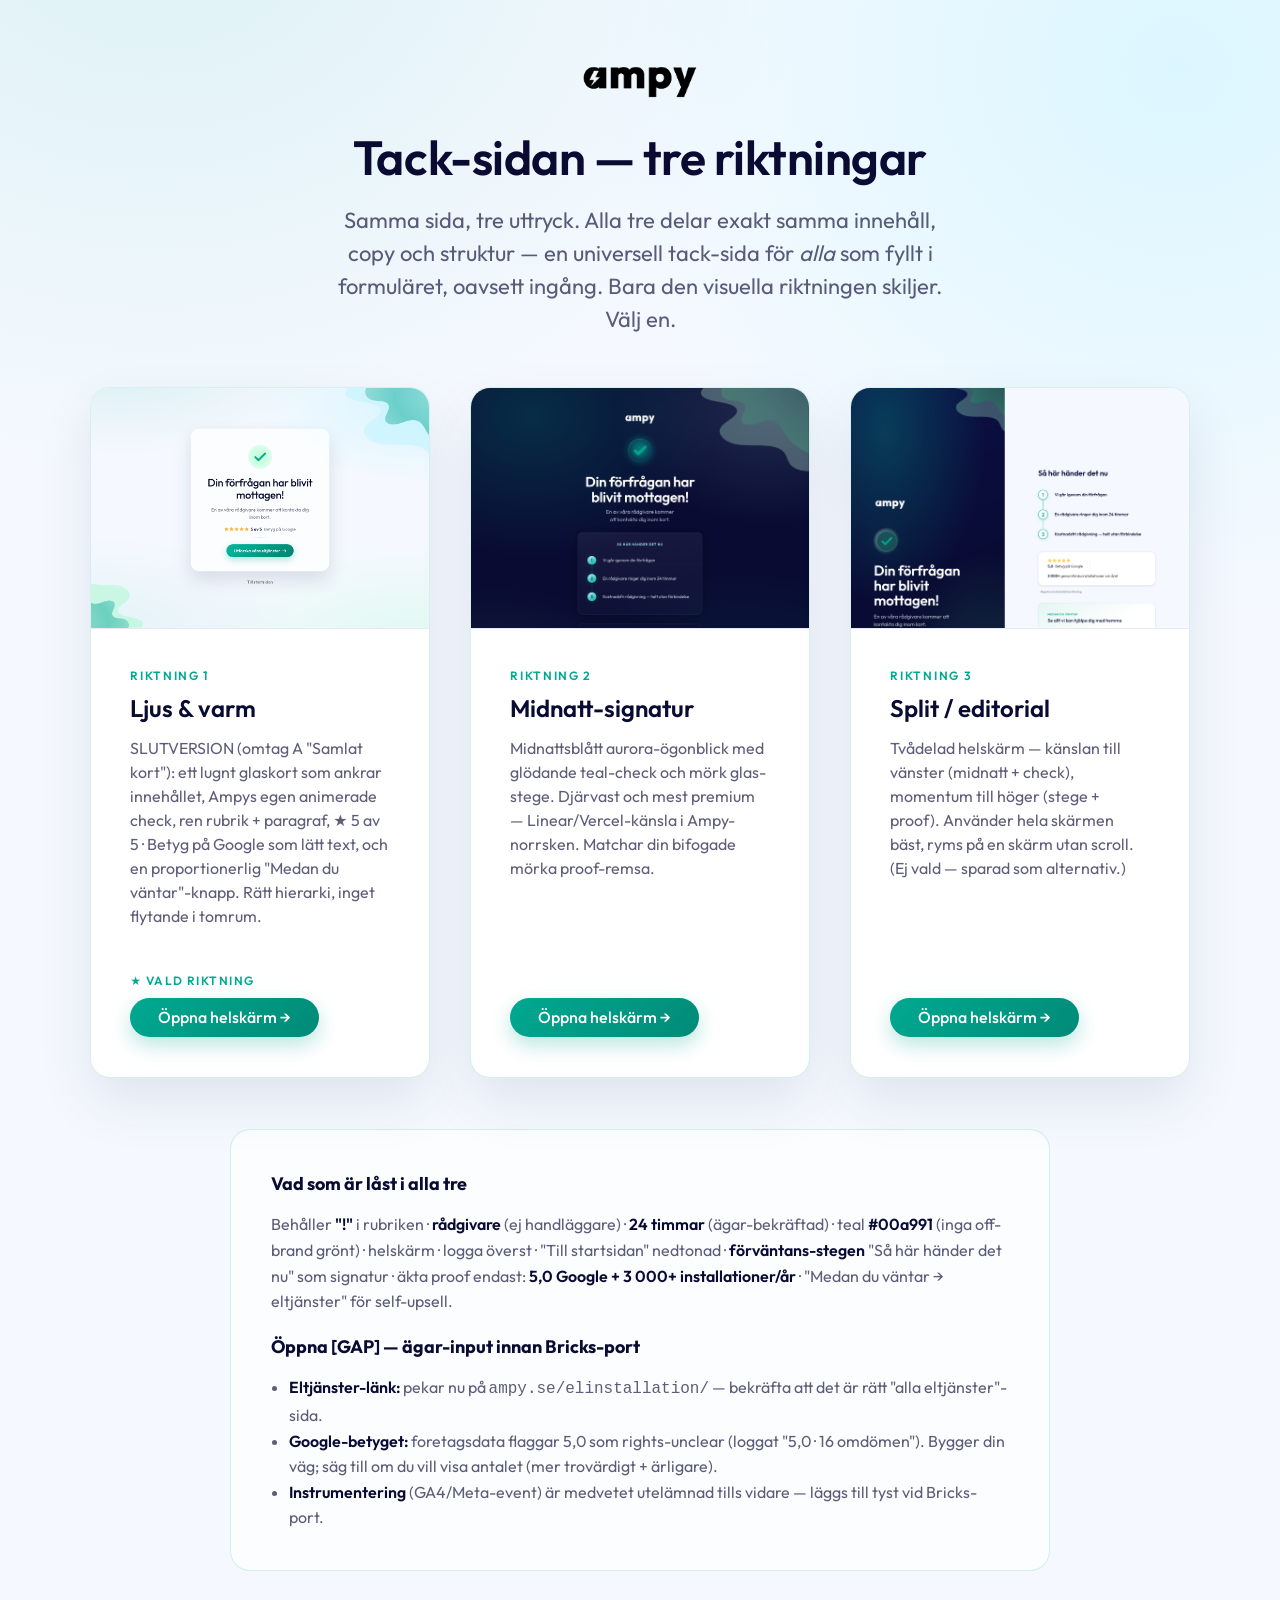
<file: index.html>
<!DOCTYPE html>
<html lang="sv">
<head>
  <meta charset="UTF-8">
  <meta name="viewport" content="width=device-width, initial-scale=1.0">
  <title>Tack-sida — tre riktningar | Ampy</title>
  <meta name="robots" content="noindex">
  <link rel="preconnect" href="https://fonts.googleapis.com">
  <link rel="preconnect" href="https://fonts.gstatic.com" crossorigin>
  <link href="https://fonts.googleapis.com/css2?family=Outfit:wght@400;500;600;700&display=swap" rel="stylesheet">
  <link rel="stylesheet" href="shared/tokens.css">
  <style>
    :root{ --shadow-primary: rgba(9,11,50,.10); --ink:#090b32; --ink-soft:rgba(9,11,50,.66); --teal:#00a991; }
    *,*::before,*::after{ box-sizing:border-box; }
    html{ font-size:62.5%; }
    body{
      margin:0; font-family:"Outfit",system-ui,sans-serif; color:var(--ink);
      background:
        radial-gradient(120% 80% at 12% -6%, rgba(0,169,145,.10) 0%, rgba(0,169,145,0) 44%),
        radial-gradient(110% 80% at 92% 4%, rgba(182,242,255,.40) 0%, rgba(182,242,255,0) 42%),
        var(--apsky-mist);
      min-height:100vh; -webkit-font-smoothing:antialiased;
    }
    .wrap{ max-width:118rem; margin:0 auto; padding:clamp(3.2rem,5vw,7rem) var(--apspace-l) 8rem; }
    header.top{ text-align:center; max-width:64rem; margin:0 auto clamp(3.2rem,4vw,5.6rem); }
    .logo{ height:3.6rem; width:auto; margin-bottom:var(--apspace-m); }
    h1{ margin:0 0 var(--apspace-s); font-size:var(--aptext-3xl); font-weight:600; letter-spacing:-.01em; line-height:1.1; }
    .lead{ margin:0; font-size:var(--aptext-ml); line-height:1.5; color:var(--ink-soft); }
    .grid{ display:grid; grid-template-columns:repeat(3,minmax(0,1fr)); gap:var(--apspace-l); }
    @media (max-width:900px){ .grid{ grid-template-columns:1fr; max-width:52rem; margin:0 auto; } }
    .card{
      background:var(--appure-white); border:1px solid rgba(0,169,145,.16);
      border-radius:var(--apradius-l); box-shadow:0 2.4rem 5.6rem rgba(9,11,50,.09);
      overflow:hidden; display:flex; flex-direction:column;
      transition:transform .2s ease, box-shadow .2s ease;
    }
    .card:hover{ transform:translateY(-4px); box-shadow:0 3.2rem 6.4rem rgba(9,11,50,.14); }
    .card__shot{ display:block; width:100%; border-bottom:1px solid rgba(9,11,50,.06); background:var(--apsky-mist); }
    .card__shot img{ display:block; width:100%; height:24rem; object-fit:cover; object-position:top center; }
    .card__body{ padding:var(--apspace-l); display:flex; flex-direction:column; gap:var(--apspace-2xs); flex:1; }
    .card__eyebrow{ font-size:var(--aptext-xs); font-weight:600; text-transform:uppercase; letter-spacing:.14em; color:var(--teal); }
    .card__name{ margin:0; font-size:var(--aptext-l); font-weight:600; }
    .card__desc{ margin:.4rem 0 var(--apspace-m); font-size:var(--aptext-sm); line-height:1.5; color:var(--ink-soft); flex:1; }
    .card__links{ display:flex; gap:var(--apspace-xs); flex-wrap:wrap; }
    .btn{
      display:inline-flex; align-items:center; gap:.6rem; text-decoration:none; font-weight:500;
      font-size:var(--aptext-sm); padding:var(--apspace-2xs) var(--apspace-m);
      border-radius:var(--apradius-full); transition:transform .15s ease, box-shadow .15s ease, background .15s ease;
    }
    .btn--primary{ color:#fff; background:linear-gradient(135deg,#00a991,#018a77); box-shadow:0 .8rem 2rem rgba(0,169,145,.28); }
    .btn--primary:hover{ transform:translateY(-1px); box-shadow:0 1.2rem 2.6rem rgba(0,169,145,.36); }
    .btn--ghost{ color:var(--ink-soft); border:1px solid rgba(9,11,50,.16); }
    .btn--ghost:hover{ color:var(--teal); border-color:rgba(0,169,145,.4); background:rgba(0,169,145,.06); }
    a:focus-visible{ outline:3px solid var(--teal); outline-offset:3px; }
    .note{
      margin:clamp(3.2rem,4vw,5.6rem) auto 0; max-width:82rem; text-align:left;
      background:rgba(255,255,255,.6); border:1px solid rgba(0,169,145,.16); border-radius:var(--apradius-l);
      padding:var(--apspace-l); font-size:var(--aptext-sm); line-height:1.6; color:var(--ink-soft);
    }
    .note strong{ color:var(--ink); font-weight:600; }
    .note h2{ margin:0 0 var(--apspace-xs); font-size:var(--aptext-m); color:var(--ink); }
    .note ul{ margin:var(--apspace-2xs) 0 0; padding-left:1.8rem; }
    .rec{ display:inline-block; margin-top:.6rem; font-size:var(--aptext-xs); font-weight:600; color:var(--teal); text-transform:uppercase; letter-spacing:.12em; }
  </style>
</head>
<body>
  <div class="wrap">
    <header class="top">
      <img class="logo" src="shared/assets/Ampy-logo.png" alt="Ampy">
      <h1>Tack-sidan — tre riktningar</h1>
      <p class="lead">Samma sida, tre uttryck. Alla tre delar exakt samma innehåll, copy och struktur — en universell tack-sida för <em>alla</em> som fyllt i formuläret, oavsett ingång. Bara den visuella riktningen skiljer. Välj en.</p>
    </header>

    <div class="grid">
      <article class="card">
        <a class="card__shot" href="v1/index.html"><img src="docs/previews/v1-desktop.png" alt="Förhandsvisning av riktning 1 — Ljus & varm"></a>
        <div class="card__body">
          <span class="card__eyebrow">Riktning 1</span>
          <h2 class="card__name">Ljus &amp; varm</h2>
          <p class="card__desc">SLUTVERSION (omtag A "Samlat kort"): ett lugnt glaskort som ankrar innehållet, Ampys egen animerade check, ren rubrik + paragraf, ★ 5 av 5 · Betyg på Google som lätt text, och en proportionerlig "Medan du väntar"-knapp. Rätt hierarki, inget flytande i tomrum.</p>
          <span class="rec">★ Vald riktning</span>
          <div class="card__links">
            <a class="btn btn--primary" href="v1/index.html">Öppna helskärm →</a>
          </div>
        </div>
      </article>

      <article class="card">
        <a class="card__shot" href="v2/index.html"><img src="docs/previews/v2-desktop.png" alt="Förhandsvisning av riktning 2 — Midnatt-signatur"></a>
        <div class="card__body">
          <span class="card__eyebrow">Riktning 2</span>
          <h2 class="card__name">Midnatt-signatur</h2>
          <p class="card__desc">Midnattsblått aurora-ögonblick med glödande teal-check och mörk glas-stege. Djärvast och mest premium — Linear/Vercel-känsla i Ampy-norrsken. Matchar din bifogade mörka proof-remsa.</p>
          <div class="card__links">
            <a class="btn btn--primary" href="v2/index.html">Öppna helskärm →</a>
          </div>
        </div>
      </article>

      <article class="card">
        <a class="card__shot" href="v3/index.html"><img src="docs/previews/v3-desktop.png" alt="Förhandsvisning av riktning 3 — Split / editorial"></a>
        <div class="card__body">
          <span class="card__eyebrow">Riktning 3</span>
          <h2 class="card__name">Split / editorial</h2>
          <p class="card__desc">Tvådelad helskärm — känslan till vänster (midnatt + check), momentum till höger (stege + proof). Använder hela skärmen bäst, ryms på en skärm utan scroll. (Ej vald — sparad som alternativ.)</p>
          <div class="card__links">
            <a class="btn btn--primary" href="v3/index.html">Öppna helskärm →</a>
          </div>
        </div>
      </article>
    </div>

    <div class="note">
      <h2>Vad som är låst i alla tre</h2>
      Behåller <strong>"!"</strong> i rubriken · <strong>rådgivare</strong> (ej handläggare) · <strong>24 timmar</strong> (ägar-bekräftad) · teal <strong>#00a991</strong> (inga off-brand grönt) · helskärm · logga överst · "Till startsidan" nedtonad · <strong>förväntans-stegen</strong> "Så här händer det nu" som signatur · äkta proof endast: <strong>5,0 Google + 3 000+ installationer/år</strong> · "Medan du väntar → eltjänster" för self-upsell.
      <h2 style="margin-top:1.8rem">Öppna [GAP] — ägar-input innan Bricks-port</h2>
      <ul>
        <li><strong>Eltjänster-länk:</strong> pekar nu på <code>ampy.se/elinstallation/</code> — bekräfta att det är rätt "alla eltjänster"-sida.</li>
        <li><strong>Google-betyget:</strong> foretagsdata flaggar 5,0 som rights-unclear (loggat "5,0 · 16 omdömen"). Bygger din väg; säg till om du vill visa antalet (mer trovärdigt + ärligare).</li>
        <li><strong>Instrumentering</strong> (GA4/Meta-event) är medvetet utelämnad tills vidare — läggs till tyst vid Bricks-port.</li>
      </ul>
    </div>
  </div>
</body>
</html>
</file>
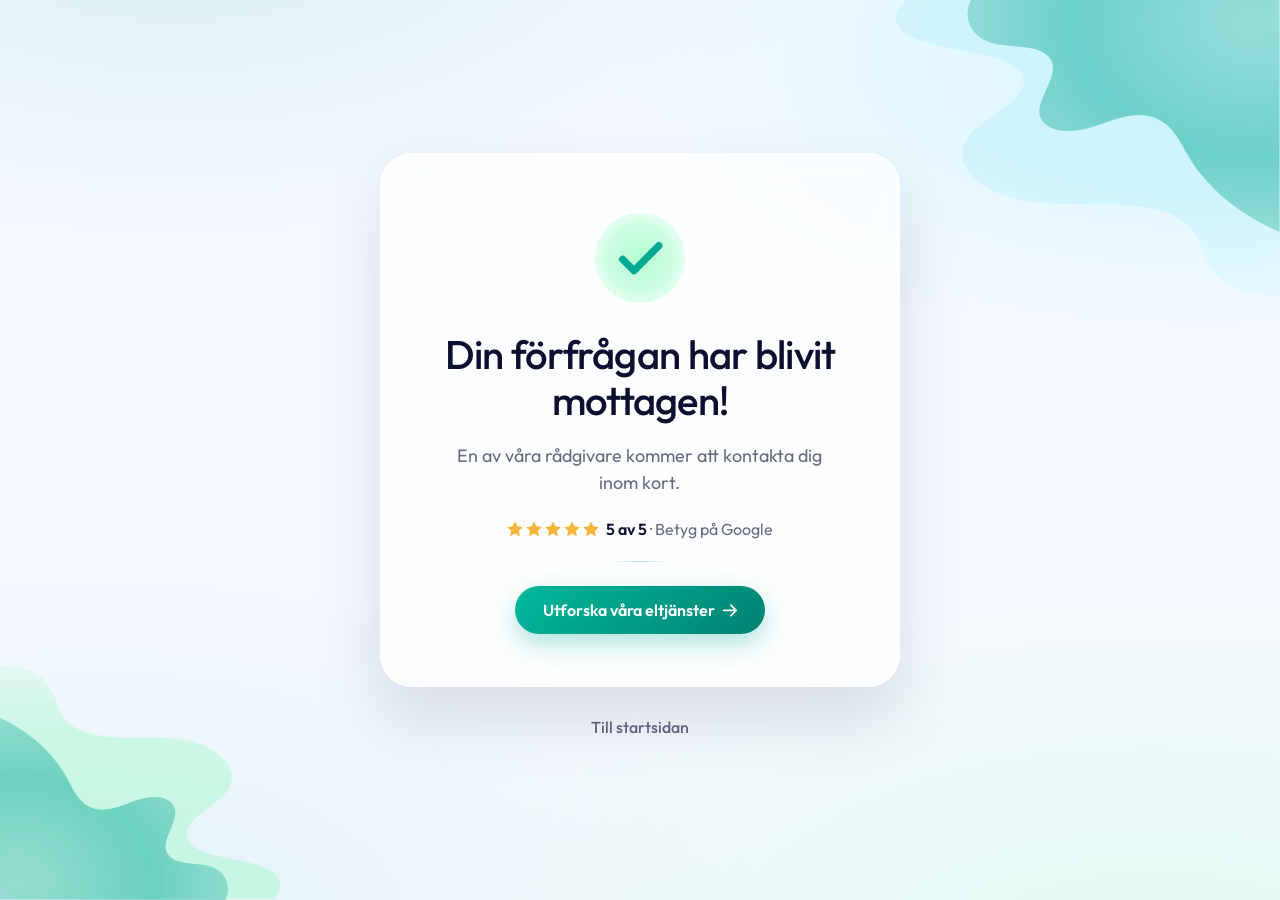
<file: v1/index.html>
<!DOCTYPE html>
<html lang="sv">
<head>
  <meta charset="UTF-8">
  <meta name="viewport" content="width=device-width, initial-scale=1.0">
  <title>Tack för din förfrågan — Ampy</title>
  <meta name="robots" content="noindex">
  <link rel="preconnect" href="https://fonts.googleapis.com">
  <link rel="preconnect" href="https://fonts.gstatic.com" crossorigin>
  <link href="https://fonts.googleapis.com/css2?family=Outfit:wght@400;500;600;700&display=swap" rel="stylesheet">
  <link rel="stylesheet" href="../shared/tokens.css">
  <link rel="stylesheet" href="styles.css">
</head>
<body>
  <img class="aurora aurora--top" src="assets/aurora-top.svg" alt="" aria-hidden="true">
  <img class="aurora aurora--bottom" src="assets/aurora-bottom.svg" alt="" aria-hidden="true">

  <main class="page">
    <div class="card">
      <div class="intro">
        <div class="check" aria-hidden="true">
          <span class="check__halo"></span>
          <svg class="check__svg" width="112" height="112" viewBox="0 0 174 174" fill="none" xmlns="http://www.w3.org/2000/svg">
            <rect class="check__disc" x="12" y="12" width="150" height="150" rx="75" fill="#55FF9A" fill-opacity="0.2" stroke="#ffffff" stroke-opacity="0.18" stroke-width="24"/>
            <path class="check__tick" d="M118.582 66.3379L76.862 108.207L57.8984 89.1754" stroke="#00A991" stroke-width="12" stroke-linecap="round" stroke-linejoin="round"/>
          </svg>
        </div>
        <header class="hero">
          <h1 class="hero__title">Din förfrågan har blivit <br>mottagen!</h1>
          <p class="hero__sub">En av våra rådgivare kommer att kontakta dig <br>inom kort.</p>
        </header>
      </div>

      <div class="proof" aria-label="Omdöme">
        <p class="proof__rating">
          <span class="stars" role="img" aria-label="5 av 5 i betyg på Google">
            <svg viewBox="0 0 24 24" aria-hidden="true"><path d="M12 .587l3.668 7.431 8.2 1.192-5.934 5.784 1.401 8.166L12 18.896l-7.335 3.864 1.401-8.166L.132 9.21l8.2-1.192z"/></svg>
            <svg viewBox="0 0 24 24" aria-hidden="true"><path d="M12 .587l3.668 7.431 8.2 1.192-5.934 5.784 1.401 8.166L12 18.896l-7.335 3.864 1.401-8.166L.132 9.21l8.2-1.192z"/></svg>
            <svg viewBox="0 0 24 24" aria-hidden="true"><path d="M12 .587l3.668 7.431 8.2 1.192-5.934 5.784 1.401 8.166L12 18.896l-7.335 3.864 1.401-8.166L.132 9.21l8.2-1.192z"/></svg>
            <svg viewBox="0 0 24 24" aria-hidden="true"><path d="M12 .587l3.668 7.431 8.2 1.192-5.934 5.784 1.401 8.166L12 18.896l-7.335 3.864 1.401-8.166L.132 9.21l8.2-1.192z"/></svg>
            <svg viewBox="0 0 24 24" aria-hidden="true"><path d="M12 .587l3.668 7.431 8.2 1.192-5.934 5.784 1.401 8.166L12 18.896l-7.335 3.864 1.401-8.166L.132 9.21l8.2-1.192z"/></svg>
          </span>
          <span class="proof__ratingtext"><strong>5 av 5</strong> · Betyg på Google</span>
        </p>
      </div>

      <hr class="divider">

      <div class="cta-wrap">
        <a class="cta" href="https://ampy.se/elservice">Utforska våra eltjänster
          <svg viewBox="0 0 17 15" aria-hidden="true"><path d="M16.7071 8.07112C17.0976 7.68059 17.0976 7.04743 16.7071 6.65691L10.3431 0.292945C9.95262 -0.0975793 9.31946 -0.0975792 8.92893 0.292945C8.53841 0.683469 8.53841 1.31663 8.92893 1.70716L14.5858 7.36401L8.92893 13.0209C8.53841 13.4114 8.53841 14.0446 8.92893 14.4351C9.31946 14.8256 9.95262 14.8256 10.3431 14.4351L16.7071 8.07112ZM0 7.36401L8.74228e-08 8.36401L16 8.36401L16 7.36401L16 6.36401L-8.74228e-08 6.36401L0 7.36401Z"/></svg>
        </a>
      </div>
    </div>

    <a class="ghost" href="https://ampy.se/">Till startsidan</a>
  </main>
</body>
</html>
</file>
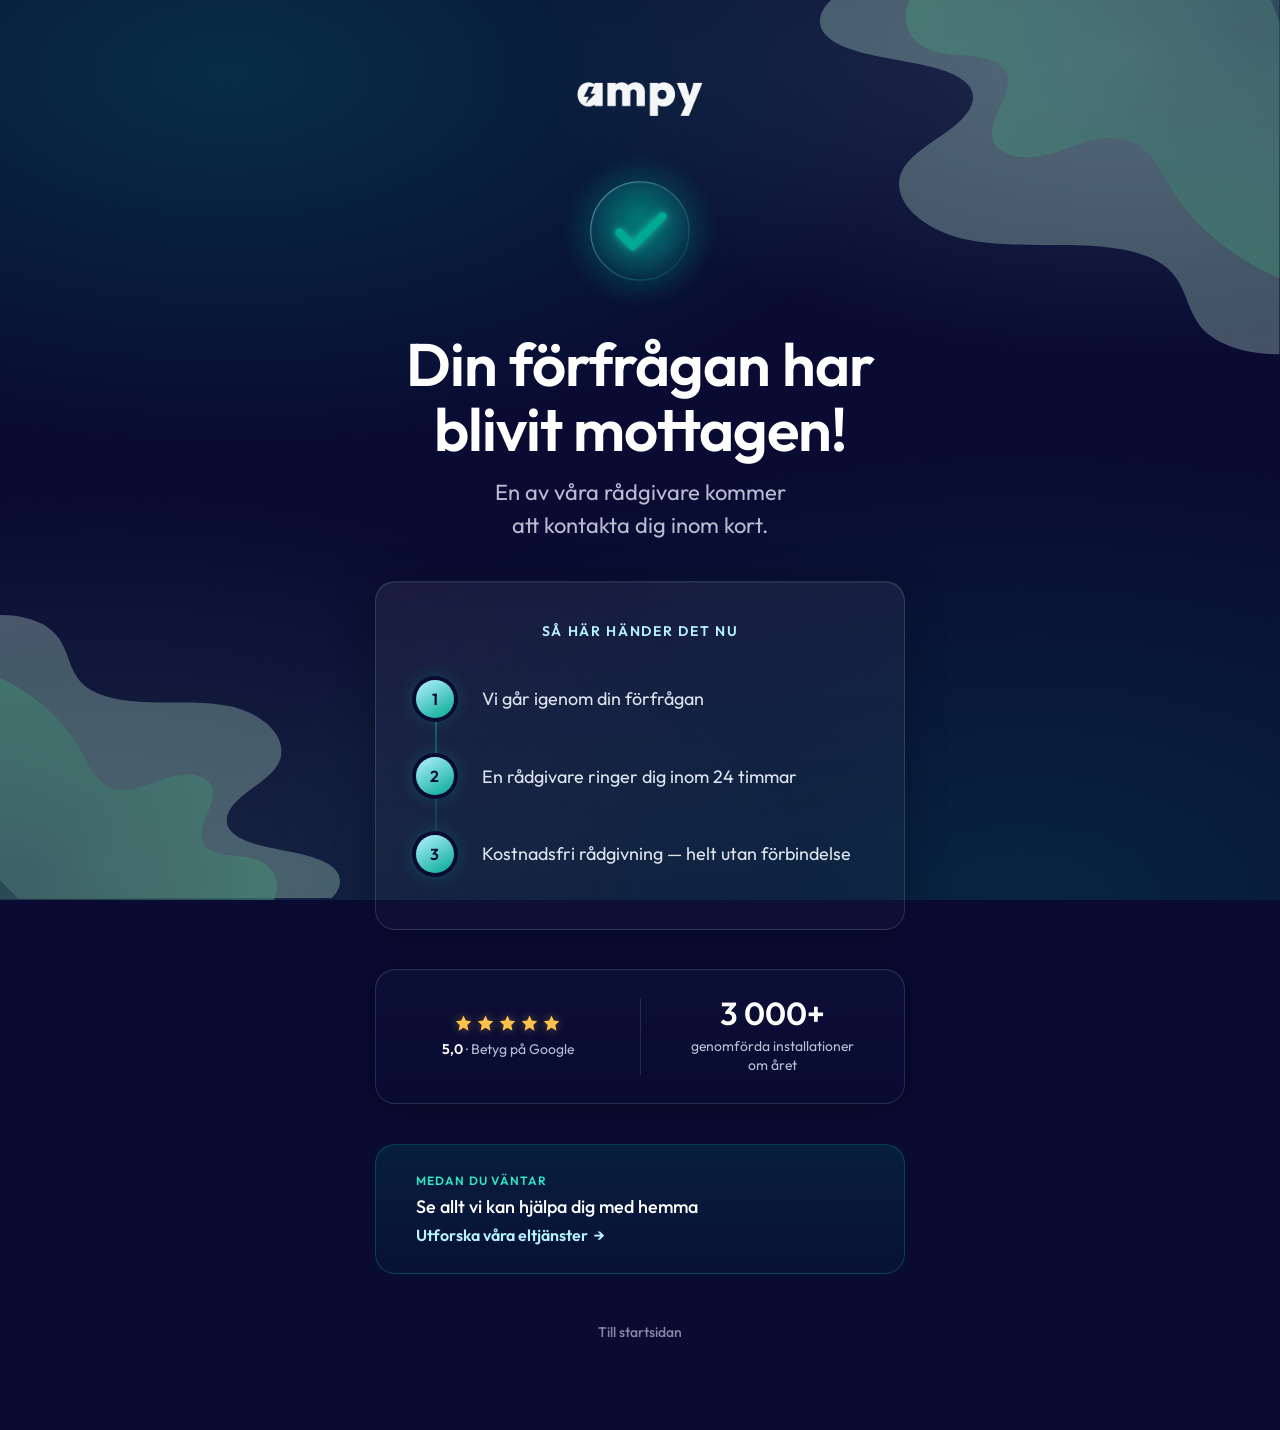
<file: v2/index.html>
<!DOCTYPE html>
<html lang="sv">
<head>
  <meta charset="UTF-8" />
  <meta name="viewport" content="width=device-width, initial-scale=1.0" />
  <title>Tack — Ampy</title>
  <meta name="robots" content="noindex" />
  <link rel="preconnect" href="https://fonts.googleapis.com" />
  <link rel="preconnect" href="https://fonts.gstatic.com" crossorigin />
  <link href="https://fonts.googleapis.com/css2?family=Outfit:wght@300;400;500;600;700&display=swap" rel="stylesheet" />
  <link rel="stylesheet" href="../shared/tokens.css" />
  <link rel="stylesheet" href="styles.css" />
</head>
<body>
  <!-- Decorative aurora corner art over the midnight field -->
  <img class="aurora aurora--top" src="../shared/assets/thank-you-top.svg" alt="" aria-hidden="true" />
  <img class="aurora aurora--bottom" src="../shared/assets/thank-you-bottom.svg" alt="" aria-hidden="true" />

  <main class="stage">
    <div class="panel">

      <img class="brand" src="../shared/assets/Ampy-logo.png" alt="Ampy" width="140" />

      <!-- Signature: the teal check draws in on the glowing disc -->
      <div class="check" aria-hidden="true">
        <span class="check__halo"></span>
        <svg class="check__svg" width="174" height="174" viewBox="0 0 174 174" fill="none" xmlns="http://www.w3.org/2000/svg">
          <rect class="check__disc" x="18" y="18" width="138" height="138" rx="69" fill="url(#discFill)" stroke="url(#discRing)" stroke-width="1.5" />
          <path class="check__tick" d="M118.582 66.3379L76.862 108.207L57.8984 89.1754"
                stroke="#00A991" stroke-width="12" stroke-linecap="round" stroke-linejoin="round" />
          <defs>
            <radialGradient id="discFill" cx="0.5" cy="0.35" r="0.75">
              <stop offset="0" stop-color="#00a991" stop-opacity="0.38" />
              <stop offset="0.55" stop-color="#0d7f8f" stop-opacity="0.20" />
              <stop offset="1" stop-color="#090b32" stop-opacity="0.05" />
            </radialGradient>
            <linearGradient id="discRing" x1="30" y1="30" x2="150" y2="150" gradientUnits="userSpaceOnUse">
              <stop offset="0" stop-color="#b6f2ff" stop-opacity="0.55" />
              <stop offset="1" stop-color="#00a991" stop-opacity="0.25" />
            </linearGradient>
          </defs>
        </svg>
      </div>

      <header class="head">
        <h1 class="head__title">Din förfrågan har blivit mottagen!</h1>
        <p class="head__sub">En av våra rådgivare kommer att kontakta dig inom kort.</p>
      </header>

      <!-- Signature block: expectation ladder -->
      <section class="ladder" aria-labelledby="ladder-title">
        <h2 class="ladder__title" id="ladder-title">Så här händer det nu</h2>
        <ol class="ladder__list">
          <li class="step">
            <span class="step__marker" aria-hidden="true">1</span>
            <span class="step__text">Vi går igenom din förfrågan</span>
          </li>
          <li class="step">
            <span class="step__marker" aria-hidden="true">2</span>
            <span class="step__text">En rådgivare ringer dig inom 24 timmar</span>
          </li>
          <li class="step">
            <span class="step__marker" aria-hidden="true">3</span>
            <span class="step__text">Kostnadsfri rådgivning — helt utan förbindelse</span>
          </li>
        </ol>
      </section>

      <!-- Trust strip -->
      <section class="trust" aria-label="Omdömen och erfarenhet">
        <div class="trust__item">
          <span class="stars" role="img" aria-label="5,0 av 5 i betyg på Google">
            <svg viewBox="0 0 24 24" aria-hidden="true"><path d="M12 2l2.9 6.26L21.8 9l-5 4.87L18.18 21 12 17.27 5.82 21 7.2 13.87l-5-4.87 6.9-.74z"/></svg>
            <svg viewBox="0 0 24 24" aria-hidden="true"><path d="M12 2l2.9 6.26L21.8 9l-5 4.87L18.18 21 12 17.27 5.82 21 7.2 13.87l-5-4.87 6.9-.74z"/></svg>
            <svg viewBox="0 0 24 24" aria-hidden="true"><path d="M12 2l2.9 6.26L21.8 9l-5 4.87L18.18 21 12 17.27 5.82 21 7.2 13.87l-5-4.87 6.9-.74z"/></svg>
            <svg viewBox="0 0 24 24" aria-hidden="true"><path d="M12 2l2.9 6.26L21.8 9l-5 4.87L18.18 21 12 17.27 5.82 21 7.2 13.87l-5-4.87 6.9-.74z"/></svg>
            <svg viewBox="0 0 24 24" aria-hidden="true"><path d="M12 2l2.9 6.26L21.8 9l-5 4.87L18.18 21 12 17.27 5.82 21 7.2 13.87l-5-4.87 6.9-.74z"/></svg>
          </span>
          <span class="trust__label"><strong>5,0</strong> · Betyg på Google</span>
        </div>
        <span class="trust__divider" aria-hidden="true"></span>
        <div class="trust__item">
          <span class="trust__big">3&nbsp;000+</span>
          <span class="trust__label">genomförda installationer om året</span>
        </div>
      </section>

      <!-- Medan du väntar -->
      <a class="waiting" href="https://ampy.se/elinstallation/">
        <span class="waiting__body">
          <span class="waiting__eyebrow">Medan du väntar</span>
          <span class="waiting__line">Se allt vi kan hjälpa dig med hemma</span>
          <span class="waiting__link">Utforska våra eltjänster <span class="waiting__arrow" aria-hidden="true">→</span></span>
        </span>
      </a>

      <!-- Secondary ghost -->
      <a class="ghost" href="https://ampy.se/">Till startsidan</a>

    </div>
  </main>
</body>
</html>
</file>
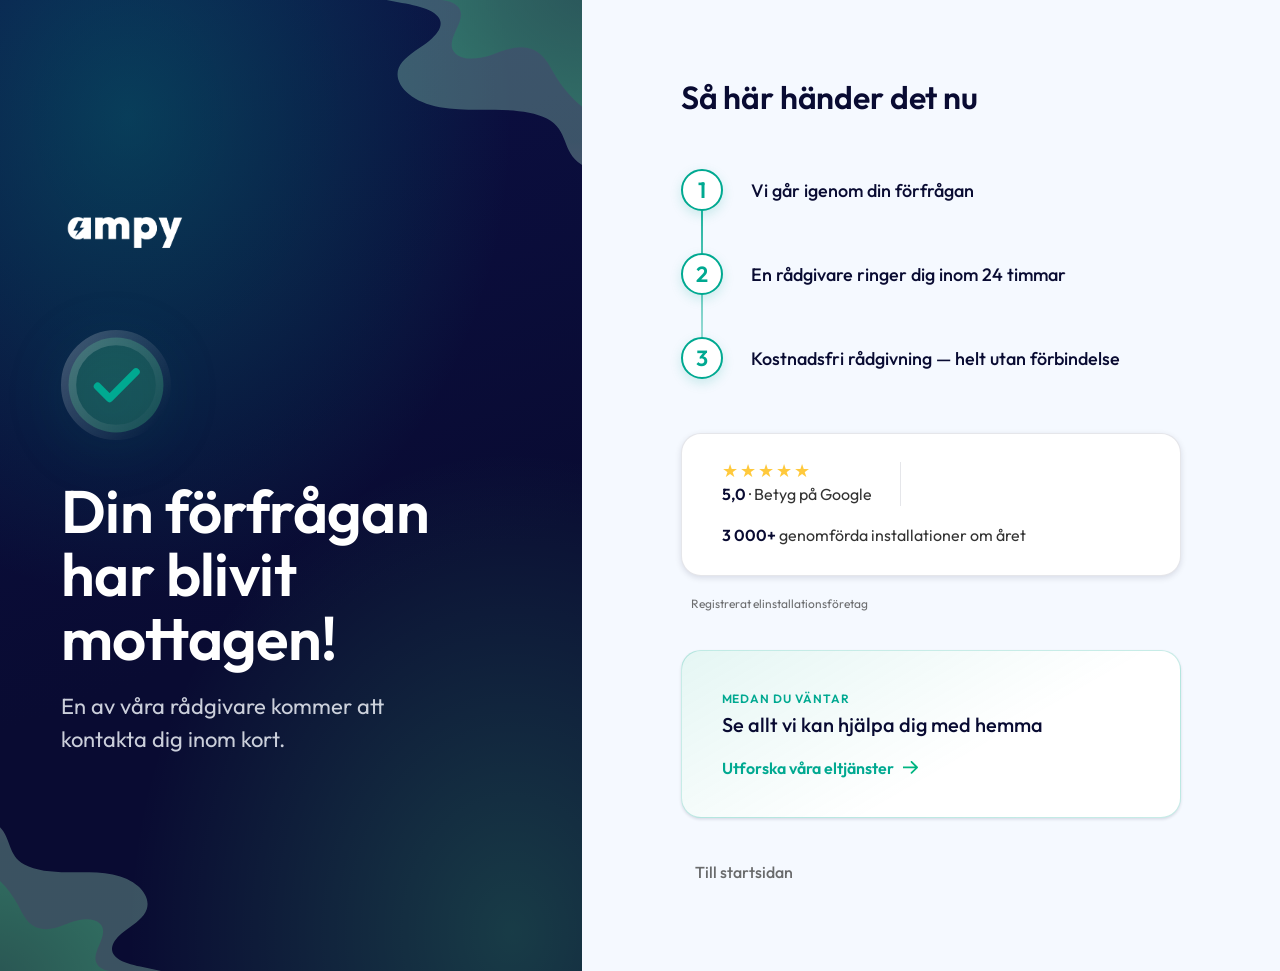
<file: v3/index.html>
<!DOCTYPE html>
<html lang="sv">
<head>
  <meta charset="UTF-8">
  <meta name="viewport" content="width=device-width, initial-scale=1.0">
  <title>Tack — din förfrågan har blivit mottagen | Ampy</title>
  <link rel="preconnect" href="https://fonts.googleapis.com">
  <link rel="preconnect" href="https://fonts.gstatic.com" crossorigin>
  <link href="https://fonts.googleapis.com/css2?family=Outfit:wght@400;500;600;700&display=swap" rel="stylesheet">
  <link rel="stylesheet" href="../shared/tokens.css">
  <link rel="stylesheet" href="styles.css">
</head>
<body>
  <main class="split">

    <!-- LEFT: the confirmation (midnight-aurora pane, carries the colour) -->
    <section class="pane pane--confirm" aria-labelledby="tack-h1">
      <img class="corner corner--top" src="../shared/assets/thank-you-top.svg" alt="" aria-hidden="true">
      <img class="corner corner--bottom" src="../shared/assets/thank-you-bottom.svg" alt="" aria-hidden="true">
      <div class="confirm-inner">
        <img class="logo" src="../shared/assets/Ampy-logo.png" alt="Ampy">

        <div class="check" aria-hidden="true">
          <svg class="check-svg" xmlns="http://www.w3.org/2000/svg" width="174" height="174" viewBox="0 0 174 174" fill="none">
            <rect x="12" y="12" width="150" height="150" rx="75" fill="url(#v3g0)" fill-opacity="0.2" stroke="url(#v3g1)" stroke-width="24"></rect>
            <path class="check-mark" pathLength="100" d="M118.582 66.3379L76.862 108.207L57.8984 89.1754" stroke="#00A991" stroke-width="12" stroke-linecap="round" stroke-linejoin="round"></path>
            <defs>
              <linearGradient id="v3g0" x1="33.1429" y1="29" x2="147.762" y2="193.333" gradientUnits="userSpaceOnUse">
                <stop stop-color="#55FF9A"></stop><stop offset="0.41" stop-color="#55FF9A"></stop><stop offset="1" stop-color="#55FF9A"></stop>
              </linearGradient>
              <linearGradient id="v3g1" x1="155.087" y1="147.522" x2="10.0841" y2="41.9009" gradientUnits="userSpaceOnUse">
                <stop stop-color="white" stop-opacity="0"></stop><stop offset="1" stop-color="white" stop-opacity="0.2"></stop>
              </linearGradient>
            </defs>
          </svg>
        </div>

        <h1 id="tack-h1" class="confirm-h1">Din förfrågan har blivit mottagen!</h1>
        <p class="confirm-sub">En av våra rådgivare kommer att kontakta dig inom kort.</p>
      </div>
    </section>

    <!-- RIGHT: the momentum (clean sky-mist pane) -->
    <section class="pane pane--momentum" aria-labelledby="ladder-title">
      <div class="momentum-inner">

        <div class="ladder">
          <h2 id="ladder-title" class="ladder-title">Så här händer det nu</h2>
          <ol class="ladder-steps">
            <li class="step" style="--i:0">
              <span class="step-node" aria-hidden="true">1</span>
              <span class="step-text">Vi går igenom din förfrågan</span>
            </li>
            <li class="step" style="--i:1">
              <span class="step-node" aria-hidden="true">2</span>
              <span class="step-text">En rådgivare ringer dig inom 24 timmar</span>
            </li>
            <li class="step" style="--i:2">
              <span class="step-node" aria-hidden="true">3</span>
              <span class="step-text">Kostnadsfri rådgivning — helt utan förbindelse</span>
            </li>
          </ol>
        </div>

        <div class="trust">
          <div class="trust-item trust-item--rating">
            <span class="stars" role="img" aria-label="5,0 av 5 i betyg på Google">
              <span class="stars-fill" aria-hidden="true">★★★★★</span>
            </span>
            <span class="trust-label"><strong>5,0</strong> · Betyg på Google</span>
          </div>
          <span class="trust-divider" aria-hidden="true"></span>
          <div class="trust-item">
            <span class="trust-label"><strong>3 000+</strong> genomförda installationer om året</span>
          </div>
        </div>
        <p class="trust-secondary">Registrerat elinstallationsföretag</p>

        <a class="explore-card" href="https://ampy.se/elinstallation/">
          <span class="explore-eyebrow">Medan du väntar</span>
          <span class="explore-line">Se allt vi kan hjälpa dig med hemma</span>
          <span class="explore-link">Utforska våra eltjänster
            <img class="explore-arrow" src="../shared/assets/Arrow-3.svg" alt="" aria-hidden="true">
          </span>
        </a>

        <a class="ghost" href="https://ampy.se/">Till startsidan</a>
      </div>
    </section>

  </main>
</body>
</html>
</file>
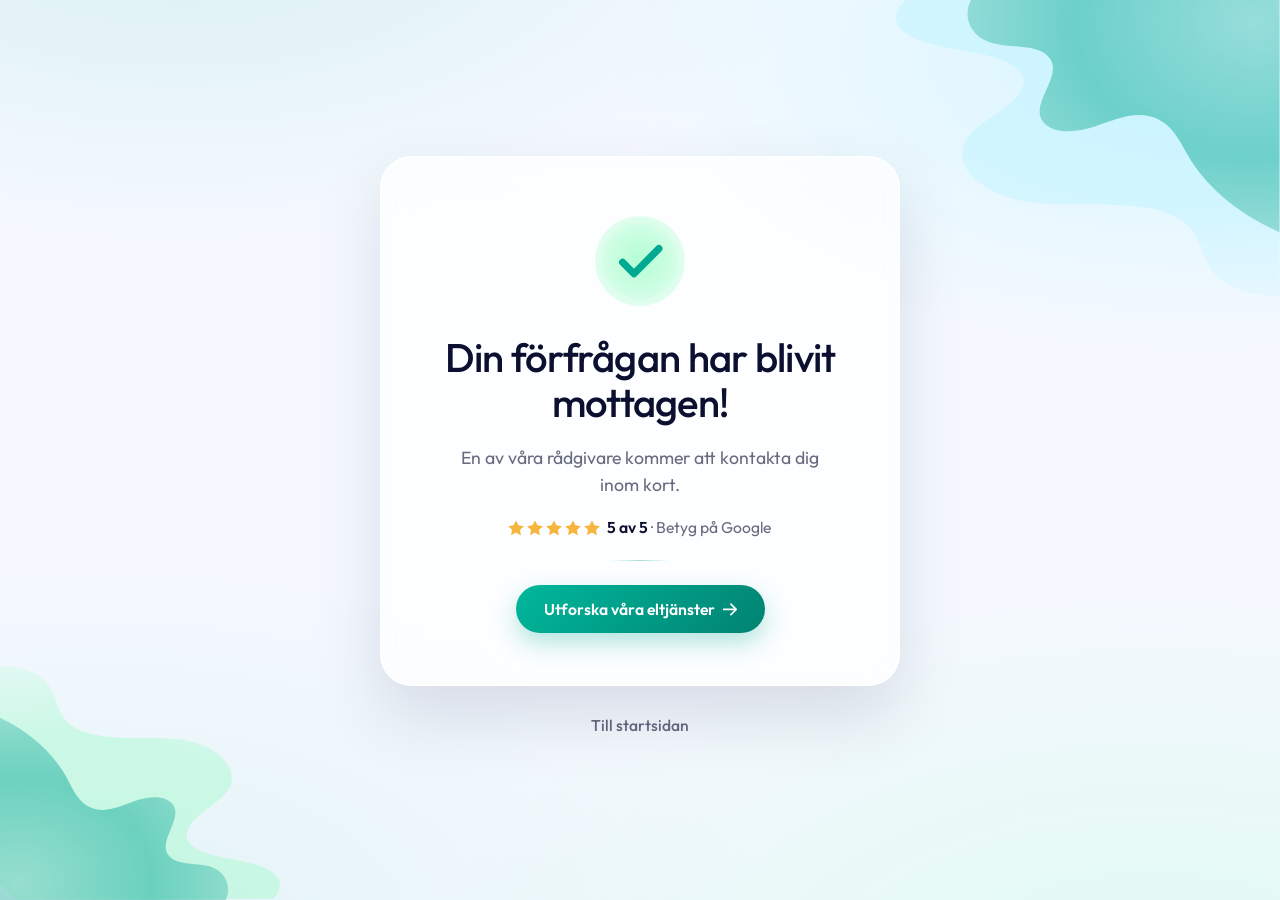
<file: deliver/preview/index.html>
<!DOCTYPE html>
<html lang="sv">
<head>
  <meta charset="UTF-8">
  <meta name="viewport" content="width=device-width, initial-scale=1.0">
  <title>Ampy tack-sida — preview (what-you-approve-is-what-ships)</title>
  <meta name="robots" content="noindex">
  <link rel="preconnect" href="https://fonts.googleapis.com">
  <link rel="preconnect" href="https://fonts.gstatic.com" crossorigin>
  <link href="https://fonts.googleapis.com/css2?family=Outfit:wght@400;500;600;700&display=swap" rel="stylesheet">
  <link rel="stylesheet" href="../ampy-tack.css">
  <style>html,body{margin:0;padding:0;}</style>
</head>
<body>
<div class="ampy-tack">
  <svg class="ampy-tack__aurora ampy-tack__aurora--top" xmlns="http://www.w3.org/2000/svg" width="399" height="308" viewBox="0 0 399 308" fill="none" aria-hidden="true"><path opacity="0.55" d="M398.501 19.1624V307.416C377.203 307.609 355.83 302.624 342.317 293.968C312.351 274.723 324.249 243.073 290.832 225.49C271.296 215.211 241.478 212.776 213.863 212.505C186.248 212.274 157.751 213.588 131.605 208.757C82.3243 199.637 54.8562 166.596 75.5674 141.361C85.1886 129.652 102.742 120.339 116.035 109.712C129.329 99.0458 138.436 85.3657 128.668 73.6951C108.838 50.0062 34.0715 54.798 7.77845 32.9254C-4.04606 23.1097 -1.54896 10.2412 9.61455 0.0390625H391.001L398.501 19.1624Z" fill="url(#at_p0t)"></path><path opacity="0.6" d="M398.499 0V241.34C355.859 222.68 321.444 193.856 302.503 160.131C293.654 144.379 284.851 125.261 262.485 120.588C244.078 116.765 225.536 124.967 208.24 130.948C190.9 136.928 167.201 139.967 155.151 129.052C133.764 109.64 178.361 77.2222 157.196 57.6797C143.857 45.3595 116.646 50.4248 97.2152 43.8562C76.1396 36.6993 69.2478 15.8497 77.9626 0H398.499Z" fill="url(#at_p1t)"></path><defs><radialGradient id="at_p0t" cx="0" cy="0" r="1" gradientUnits="userSpaceOnUse" gradientTransform="translate(322.819 40.5771) scale(663.35 349.037)"><stop offset="0.5" stop-color="#b6f2ff"></stop><stop offset="1" stop-color="#f5f9ff"></stop></radialGradient><radialGradient id="at_p1t" cx="0" cy="0" r="1" gradientUnits="userSpaceOnUse" gradientTransform="translate(372.244 23.8562) scale(378.832 278.434)"><stop stop-color="#5cc5b6"></stop><stop offset="0.5" stop-color="#00a991"></stop><stop offset="0.87" stop-color="#5cc5b6"></stop></radialGradient></defs></svg>
  <svg class="ampy-tack__aurora ampy-tack__aurora--bottom" xmlns="http://www.w3.org/2000/svg" width="270" height="226" viewBox="0 0 270 226" fill="none" aria-hidden="true"><path opacity="0.55" d="M1.26485e-06 210.532L1.96698e-05 0.00397235C14.4308 -0.137147 28.9113 3.50376 38.0674 9.82597C58.37 23.8816 50.3087 46.9971 72.95 59.8391C86.1865 67.3467 106.39 69.1248 125.1 69.3224C143.81 69.4917 163.117 68.5321 180.832 72.0602C214.222 78.7211 232.833 102.853 218.8 121.283C212.281 129.835 200.389 136.637 191.382 144.399C182.375 152.188 176.205 162.18 182.823 170.703C196.258 188.005 246.915 184.505 264.73 200.48C272.741 207.649 271.05 217.047 263.486 224.499L14.5 225L1.26485e-06 210.532Z" fill="url(#at_p0b)"></path><path opacity="0.6" d="M3.05544e-05 225.579L3.06452e-05 50C28.9339 63.6081 52.2862 84.628 65.139 109.223C71.143 120.71 77.1168 134.652 92.2928 138.06C104.784 140.848 117.365 134.866 129.101 130.505C140.868 126.144 156.949 123.927 165.125 131.887C179.638 146.043 149.376 169.685 163.737 183.936C172.789 192.921 191.253 189.227 204.438 194.017C218.739 199.237 223.416 214.441 217.502 226L3.05544e-05 225.579Z" fill="url(#at_p1b)"></path><defs><radialGradient id="at_p0b" cx="0" cy="0" r="1" gradientUnits="userSpaceOnUse" gradientTransform="translate(51.2778 194.892) rotate(-180) scale(449.445 254.921)"><stop offset="0.5" stop-color="#a0fbc9"></stop><stop offset="1" stop-color="#f5f9ff"></stop></radialGradient><radialGradient id="at_p1b" cx="0" cy="0" r="1" gradientUnits="userSpaceOnUse" gradientTransform="translate(17.8152 208.603) rotate(-180) scale(257.059 203.052)"><stop stop-color="#5cc5b6"></stop><stop offset="0.5" stop-color="#00a991"></stop><stop offset="0.87" stop-color="#5cc5b6"></stop></radialGradient></defs></svg>

  <div class="ampy-tack__card">
    <div class="ampy-tack__intro">
      <div class="ampy-tack__check" aria-hidden="true">
        <span class="ampy-tack__halo"></span>
        <svg class="ampy-tack__check-svg" width="112" height="112" viewBox="0 0 174 174" fill="none" xmlns="http://www.w3.org/2000/svg">
          <rect class="ampy-tack__disc" x="12" y="12" width="150" height="150" rx="75" fill="#55FF9A" fill-opacity="0.2" stroke="#ffffff" stroke-opacity="0.18" stroke-width="24"></rect>
          <path class="ampy-tack__tick" d="M118.582 66.3379L76.862 108.207L57.8984 89.1754" stroke="#00A991" stroke-width="12" stroke-linecap="round" stroke-linejoin="round"></path>
        </svg>
      </div>
      <header class="ampy-tack__hero">
        <h1 class="ampy-tack__title">Din förfrågan har blivit <br>mottagen!</h1>
        <p class="ampy-tack__sub">En av våra rådgivare kommer att kontakta dig <br>inom kort.</p>
      </header>
      <div class="ampy-tack__proof" aria-label="Omdöme">
        <p class="ampy-tack__rating">
          <span class="ampy-tack__stars" role="img" aria-label="5 av 5 i betyg på Google">
            <svg viewBox="0 0 24 24" aria-hidden="true"><path d="M12 .587l3.668 7.431 8.2 1.192-5.934 5.784 1.401 8.166L12 18.896l-7.335 3.864 1.401-8.166L.132 9.21l8.2-1.192z"></path></svg>
            <svg viewBox="0 0 24 24" aria-hidden="true"><path d="M12 .587l3.668 7.431 8.2 1.192-5.934 5.784 1.401 8.166L12 18.896l-7.335 3.864 1.401-8.166L.132 9.21l8.2-1.192z"></path></svg>
            <svg viewBox="0 0 24 24" aria-hidden="true"><path d="M12 .587l3.668 7.431 8.2 1.192-5.934 5.784 1.401 8.166L12 18.896l-7.335 3.864 1.401-8.166L.132 9.21l8.2-1.192z"></path></svg>
            <svg viewBox="0 0 24 24" aria-hidden="true"><path d="M12 .587l3.668 7.431 8.2 1.192-5.934 5.784 1.401 8.166L12 18.896l-7.335 3.864 1.401-8.166L.132 9.21l8.2-1.192z"></path></svg>
            <svg viewBox="0 0 24 24" aria-hidden="true"><path d="M12 .587l3.668 7.431 8.2 1.192-5.934 5.784 1.401 8.166L12 18.896l-7.335 3.864 1.401-8.166L.132 9.21l8.2-1.192z"></path></svg>
          </span>
          <span class="ampy-tack__ratingtext"><strong>5 av 5</strong> · Betyg på Google</span>
        </p>
      </div>
    </div>

    <hr class="ampy-tack__divider">

    <div class="ampy-tack__cta-wrap">
      <a class="ampy-tack__cta" href="https://ampy.se/elservice">Utforska våra eltjänster
        <svg viewBox="0 0 17 15" aria-hidden="true"><path d="M16.7071 8.07112C17.0976 7.68059 17.0976 7.04743 16.7071 6.65691L10.3431 0.292945C9.95262 -0.0975793 9.31946 -0.0975792 8.92893 0.292945C8.53841 0.683469 8.53841 1.31663 8.92893 1.70716L14.5858 7.36401L8.92893 13.0209C8.53841 13.4114 8.53841 14.0446 8.92893 14.4351C9.31946 14.8256 9.95262 14.8256 10.3431 14.4351L16.7071 8.07112ZM0 7.36401L8.74228e-08 8.36401L16 8.36401L16 7.36401L16 6.36401L-8.74228e-08 6.36401L0 7.36401Z"></path></svg>
      </a>
    </div>
  </div>

  <a class="ampy-tack__ghost" href="https://ampy.se/">Till startsidan</a>
</div>
  <script src="../ampy-tack.js"></script>
</body>
</html>
</file>
<file: shared/tokens.css>
/* Ampy design tokens — verbatim from ampy.se global-variables.min.css (real ap* scale). */
:root{--space-xs:clamp(0.90rem, calc(0.90rem + 0.0022 * (100vw - 380px)), 1.10rem);--space-s:clamp(1.30rem, calc(1.30rem + 0.0033 * (100vw - 380px)), 1.60rem);--space-m:clamp(2.00rem, calc(2.00rem + 0.0044 * (100vw - 380px)), 2.40rem);--space-l:clamp(3.00rem, calc(3.00rem + 0.0067 * (100vw - 380px)), 3.60rem);--space-xl:clamp(4.50rem, calc(4.50rem + 0.0100 * (100vw - 380px)), 5.40rem);--space-xxl:clamp(6.80rem, calc(6.80rem + 0.0144 * (100vw - 380px)), 8.10rem);--space-section:clamp(10.00rem, calc(10.00rem + 0.0222 * (100vw - 380px)), 12.00rem);--logo-width:clamp(12.00rem, calc(12.00rem + 0.0889 * (100vw - 380px)), 20.00rem);--h1:clamp(5.00rem, calc(5.00rem + 0.0133 * (100vw - 380px)), 6.20rem);--h2:clamp(3.70rem, calc(3.70rem + 0.0111 * (100vw - 380px)), 4.70rem);--h3:clamp(2.80rem, calc(2.80rem + 0.0078 * (100vw - 380px)), 3.50rem);--h4:clamp(2.10rem, calc(2.10rem + 0.0056 * (100vw - 380px)), 2.60rem);--h5:clamp(1.60rem, calc(1.60rem + 0.0044 * (100vw - 380px)), 2.00rem);--h6:clamp(1.20rem, calc(1.20rem + 0.0033 * (100vw - 380px)), 1.50rem);--grid-gap:var(--space-xl) var(--space-l);--grid-gap-s:var(--space-l) var(--space-m);--card-gap:var(--space-m);--content-gap:calc(var(--space-m) * 1.5);--container-gap:var(--space-xxl);--padding-section:var(--space-section) var(--space-m);--offset:80px;--text-line-height:calc(10px + 2ex);--heading-line-height:calc(7px + 2ex);--text-font-weight:400;--heading-font-weight:600;--text-color:var(--base);--heading-color:var(--base-ultra-dark);--radius:16px;--radius-inside:calc(var(--radius) * 0.5);--radius-outside:calc(var(--radius) * 1.4);--radius-btn:.3em;--radius-pill:9999px;--radius-circle:50%;--radius-s:12px;--radius-m:16px;--radius-l:24px;--radius-xl:36px;--border-color:var(--base-light);--container-width:1280px;--container-min-width:380px;--max-width:980px;--max-width-m:840px;--max-width-s:640px;--min-height:340px;--min-height-section:540px;--grid-1:repeat(1, minmax(0, 1fr));--grid-2:repeat(2, minmax(0, 1fr));--grid-3:repeat(3, minmax(0, 1fr));--grid-4:repeat(4, minmax(0, 1fr));--grid-5:repeat(5, minmax(0, 1fr));--grid-6:repeat(6, minmax(0, 1fr));--grid-7:repeat(7, minmax(0, 1fr));--grid-8:repeat(8, minmax(0, 1fr));--grid-9:repeat(9, minmax(0, 1fr));--grid-10:repeat(10, minmax(0, 1fr));--grid-11:repeat(11, minmax(0, 1fr));--grid-12:repeat(12, minmax(0, 1fr));--grid-1-2:minmax(0, 1fr) minmax(0, 2fr);--grid-1-3:minmax(0, 1fr) minmax(0, 3fr);--grid-1-4:minmax(0, 1fr) minmax(0, 4fr);--grid-2-1:minmax(0, 2fr) minmax(0, 1fr);--grid-2-3:minmax(0, 2fr) minmax(0, 3fr);--grid-2-4:minmax(0, 2fr) minmax(0, 4fr);--grid-3-1:minmax(0, 3fr) minmax(0, 1fr);--grid-3-2:minmax(0, 3fr) minmax(0, 2fr);--grid-3-4:minmax(0, 3fr) minmax(0, 4fr);--grid-4-1:minmax(0, 4fr) minmax(0, 1fr);--grid-4-2:minmax(0, 4fr) minmax(0, 2fr);--grid-4-3:minmax(0, 4fr) minmax(0, 3fr);--min-viewport:360;--max-viewport:1600;--base-font:10;--clamp-unit:1vw;--apmidnight-blue:#090b32;--apteal-core:#00a991;--apemerald-flow:#39c281;--apseafoam-mint:#5cc5b6;--apneon-mint:#55ff9a;--apsublime-green:#a0fbc9;--apmint-surge:#9de1ec;--apcrystal-blue:#b6f2ff;--apaqua-frost:#ddf9fd;--appure-white:#ffffff;--apsky-mist:#f5f9ff;--apmilk-white:#f5f5f5;--apmilk-white-5:rgba(245,245,245,0.05);--apmilk-white-10:rgba(245,245,245,0.1);--apmilk-white-20:rgba(245,245,245,0.2);--apmilk-white-30:rgba(245,245,245,0.3);--apmilk-white-40:rgba(245,245,245,0.4);--apmilk-white-50:rgba(245,245,245,0.5);--apmilk-white-60:rgba(245,245,245,0.6);--apmilk-white-70:rgba(245,245,245,0.7);--apmilk-white-80:rgba(245,245,245,0.8);--apmilk-white-90:rgba(245,245,245,0.9);--apgray-white:rgb(217,217,217);--apcharcoal-gray:rgb(51,51,51);--apdarkest-black:rgb(30,30,30);--apdarkest-black-5:rgba(30,30,30,0.05);--apdarkest-black-10:rgba(30,30,30,0.1);--apdarkest-black-20:rgba(30,30,30,0.2);--apdarkest-black-30:rgba(30,30,30,0.3);--apdarkest-black-40:rgba(30,30,30,0.4);--apdarkest-black-50:rgba(30,30,30,0.5);--apdarkest-black-60:rgba(30,30,30,0.6);--apdarkest-black-70:rgba(30,30,30,0.7);--apdarkest-black-80:rgba(30,30,30,0.8);--apdarkest-black-90:rgba(30,30,30,0.9);--apdeepest-blue:rgb(14,15,21);--appure-black:rgb(0,0,0);--appure-black-5:rgba(0,0,0,0.05);--appure-black-10:rgba(0,0,0,0.1);--appure-black-20:rgba(0,0,0,0.2);--appure-black-30:rgba(0,0,0,0.3);--appure-black-40:rgba(0,0,0,0.4);--appure-black-50:rgba(0,0,0,0.5);--appure-black-60:rgba(0,0,0,0.6);--appure-black-70:rgba(0,0,0,0.7);--appure-black-80:rgba(0,0,0,0.8);--appure-black-90:rgba(0,0,0,0.9);--apmin-screen-width:320px;--apmax-screen-width:1280px;--apmidnight-blue:rgb(9,11,50);--apteal-core:rgb(0,169,145);--apemerald-flow:rgb(57,194,129);--apseafoam-mint:rgb(92,197,182);--apneon-mint:rgb(85,255,154);--apsublime-green:rgb(160,251,201);--apmint-surge:rgb(157,225,236);--apcrystal-blue:rgb(182,242,255);--apaqua-frost:rgb(221,249,253);--appure-white:rgb(255,255,255);--apsky-mist:rgb(245,249,255);--apmilk-white:rgb(245,245,245);--apmilk-white-5:rgba(245,245,245,0.05);--apmilk-white-10:rgba(245,245,245,0.1);--apmilk-white-20:rgba(245,245,245,0.2);--apmilk-white-30:rgba(245,245,245,0.3);--apmilk-white-40:rgba(245,245,245,0.4);--apmilk-white-50:rgba(245,245,245,0.5);--apmilk-white-60:rgba(245,245,245,0.6);--apmilk-white-70:rgba(245,245,245,0.7);--apmilk-white-80:rgba(245,245,245,0.8);--apmilk-white-90:rgba(245,245,245,0.9);--apgray-white:rgb(217,217,217);--apcharcoal-gray:rgb(51,51,51);--apdarkest-black:rgb(30,30,30);--apdarkest-black-5:rgba(30,30,30,0.05);--apdarkest-black-10:rgba(30,30,30,0.1);--apdarkest-black-20:rgba(30,30,30,0.2);--apdarkest-black-30:rgba(30,30,30,0.3);--apdarkest-black-40:rgba(30,30,30,0.4);--apdarkest-black-50:rgba(30,30,30,0.5);--apdarkest-black-60:rgba(30,30,30,0.6);--apdarkest-black-70:rgba(30,30,30,0.7);--apdarkest-black-80:rgba(30,30,30,0.8);--apdarkest-black-90:rgba(30,30,30,0.9);--apdeepest-blue:rgb(14,15,21);--appure-black:rgb(0,0,0);--appure-black-5:rgba(0,0,0,0.05);--appure-black-10:rgba(0,0,0,0.1);--appure-black-20:rgba(0,0,0,0.2);--appure-black-30:rgba(0,0,0,0.3);--appure-black-40:rgba(0,0,0,0.4);--appure-black-50:rgba(0,0,0,0.5);--appure-black-60:rgba(0,0,0,0.6);--appure-black-70:rgba(0,0,0,0.7);--appure-black-80:rgba(0,0,0,0.8);--appure-black-90:rgba(0,0,0,0.9);--apspace-4xs:clamp(0.52rem,calc(-0.03vw + 0.53rem),0.49rem);--apspace-3xs:clamp(0.66rem,calc(0.05vw + 0.64rem),0.7rem);--apspace-2xs:clamp(0.82rem,calc(0.18vw + 0.76rem),0.99rem);--apspace-xs:clamp(1.02rem,calc(0.39vw + 0.9rem),1.4rem);--apspace-s:clamp(1.28rem,calc(0.73vw + 1.05rem),1.98rem);--apspace-m:clamp(1.6rem,calc(1.25vw + 1.2rem),2.8rem);--apspace-l:clamp(2rem,calc(2.04vw + 1.35rem),3.96rem);--apspace-xl:clamp(2.5rem,calc(3.23vw + 1.47rem),5.6rem);--apspace-2xl:clamp(3.13rem,calc(4.99vw + 1.53rem),7.92rem);--apspace-3xl:clamp(3.91rem,calc(7.59vw + 1.48rem),11.19rem);--apspace-4xl:clamp(4.88rem,calc(11.4vw + 1.23rem),15.83rem);--aptext-xs:clamp(1rem,calc(0.21vw + 0.93rem),1.2rem);--aptext-s:clamp(1.2rem,calc(0.21vw + 1.13rem),1.4rem);--aptext-sm:clamp(1.4rem,calc(0.21vw + 1.33rem),1.6rem);--aptext-m:clamp(1.6rem,calc(0.21vw + 1.53rem),1.8rem);--aptext-mm:clamp(1.8rem,calc(0.21vw + 1.73rem),2rem);--aptext-ml:clamp(2rem,calc(0.21vw + 1.93rem),2.2rem);--aptext-l:clamp(2.2rem,calc(0.21vw + 2.13rem),2.4rem);--aptext-lm:clamp(2.2rem,calc(0.63vw + 2rem),2.8rem);--aptext-xl:clamp(2.4rem,calc(0.83vw + 2.13rem),3.2rem);--aptext-2xl:clamp(2.6rem,calc(1.04vw + 2.27rem),3.6rem);--aptext-2-5xl:clamp(2.8rem,calc(1.25vw + 2.4rem),4rem);--aptext-3xl:clamp(3rem,calc(1.88vw + 2.4rem),4.8rem);--aptext-3-5xl:clamp(3.2rem,calc(2.08vw + 2.53rem),5.2rem);--aptext-4xl:clamp(3.4rem,calc(2.71vw + 2.53rem),6rem);--aptext-5xl:clamp(4rem,calc(3.75vw + 2.8rem),7.6rem);--aphero-title-size:var(--aptext-4xl);--appost-title-size:var(--aptext-2xl);--apnav-link-size:var(--aptext-s);--apheader-space:var(--apspace-s);--apbtn-space:var(--apspace-xs) var(--apspace-s);--apcard-space:var(--apspace-s);--apfooter-space:var(--apspace-s) var(--apspace-m);--apcolumns-1:repeat(1,minmax(0,1fr));--apcolumns-2:repeat(2,minmax(0,1fr));--apcolumns-3:repeat(3,minmax(0,1fr));--apcolumns-4:repeat(4,minmax(0,1fr));--apcolumns-5:repeat(5,minmax(0,1fr));--apcolumns-6:repeat(6,minmax(0,1fr));--apcolumns-7:repeat(7,minmax(0,1fr));--apcolumns-8:repeat(8,minmax(0,1fr));--apradius-xs:clamp(0.4rem,calc(0vw + 0.4rem),0.4rem);--apradius-s:clamp(0.6rem,calc(0.21vw + 0.53rem),0.8rem);--apradius-m:clamp(1rem,calc(0.21vw + 0.93rem),1.2rem);--apradius-l:clamp(1.6rem,calc(0.42vw + 1.47rem),2rem);--apradius-xl:clamp(2.4rem,calc(0.83vw + 2.13rem),3.2rem);--apradius-full:999rem;--apshadow-xs:0 1px 2px var(--shadow-primary);--apshadow-s:0 1.5px 3px var(--shadow-primary);--apshadow-m:0 2px 6px var(--shadow-primary);--apshadow-l:0 3px 12px var(--shadow-primary);--apshadow-xl:0 6px 48px var(--shadow-primary)}
</file>
<file: v1/styles.css>
/* =========================================================================
   Ampy tack-sida — v1 FINAL (Direction A "Samlat kort")
   One contained glass card anchors the content; confirmation is the hero,
   "Medan du väntar" is a proportionate teal button. Tokens from ../shared.
   ========================================================================= */
:root{
  --shadow-primary: rgba(9,11,50,.10);
  --ink:#0b1030; --ink-soft:rgba(11,16,48,.62); --ink-faint:rgba(11,16,48,.44);
  --teal:#00a991; --teal-deep:#018271; --gold:#f6b53d;
  --ease:cubic-bezier(.16,.84,.44,1); --ease-soft:cubic-bezier(.33,1,.68,1);
}
*,*::before,*::after{ box-sizing:border-box; }
html{ font-size:62.5%; }
body{
  margin:0; min-height:100vh; min-height:100dvh;
  font-family:"Outfit",system-ui,-apple-system,"Segoe UI",sans-serif;
  color:var(--ink);
  background:
    radial-gradient(115% 85% at 14% -12%, rgba(0,169,145,.12) 0%, rgba(0,169,145,0) 46%),
    radial-gradient(105% 75% at 94% 6%,  rgba(182,242,255,.48) 0%, rgba(182,242,255,0) 44%),
    radial-gradient(120% 95% at 90% 112%, rgba(160,251,201,.28) 0%, rgba(160,251,201,0) 48%),
    radial-gradient(115% 90% at 8% 104%, rgba(0,169,145,.08) 0%, rgba(0,169,145,0) 46%),
    var(--apsky-mist);
  background-attachment:fixed;
  -webkit-font-smoothing:antialiased; text-rendering:optimizeLegibility;
}
.aurora{ position:fixed; z-index:0; pointer-events:none; user-select:none; opacity:.8; }
.aurora--top{ top:0; right:0; width:clamp(20rem,30vw,40rem); height:auto; }
.aurora--bottom{ bottom:0; left:0; width:clamp(15rem,22vw,28rem); height:auto; }

.page{ position:relative; z-index:1; min-height:100vh; min-height:100dvh;
  display:flex; flex-direction:column; align-items:center; justify-content:center; gap:clamp(1.6rem,2vw,2rem);
  padding:clamp(2.4rem,4vw,4.8rem) var(--apspace-m); }

/* one contained card = the anchor */
.card{
  position:relative; z-index:1; width:100%; max-width:52rem;
  display:flex; flex-direction:column; align-items:center; text-align:center;
  gap:clamp(1.8rem,2.4vw,2.4rem);
  background:rgba(255,255,255,.72);
  border:1px solid rgba(255,255,255,.9);
  border-radius:var(--apradius-xl);
  box-shadow:0 3rem 7rem rgba(9,11,50,.12), inset 0 1px 0 rgba(255,255,255,.6);
  backdrop-filter:blur(16px) saturate(1.1); -webkit-backdrop-filter:blur(16px) saturate(1.1);
  padding:clamp(3.2rem,4.5vw,5.2rem) clamp(2.8rem,4vw,5.6rem);
}
.intro{ display:flex; flex-direction:column; align-items:center; gap:clamp(1.6rem,2.2vw,2.2rem); }

/* the living pale-mint check */
.check{ position:relative; width:clamp(8.8rem,11vw,10.4rem); height:clamp(8.8rem,11vw,10.4rem); display:grid; place-items:center; }
.check__svg{ position:relative; z-index:2; width:100%; height:100%; overflow:visible; }
.check__halo{ position:absolute; inset:6%; z-index:1; border-radius:50%;
  background:radial-gradient(circle, rgba(85,255,154,.30) 0%, rgba(85,255,154,0) 72%); animation:halo 4s var(--ease-soft) infinite; }
.check__disc{ transform-origin:center; animation:disc-in 640ms var(--ease) both; }
.check__tick{ stroke-dasharray:120; stroke-dashoffset:120; animation:tick 560ms var(--ease) 300ms both; }
@keyframes disc-in{ 0%{ transform:scale(.62); opacity:0; } 62%{ transform:scale(1.05); } 100%{ transform:scale(1); opacity:1; } }
@keyframes tick{ to{ stroke-dashoffset:0; } }
@keyframes halo{ 0%{ transform:scale(.8); opacity:0; } 34%{ opacity:.8; } 100%{ transform:scale(1.4); opacity:0; } }

/* hero */
.hero{ display:flex; flex-direction:column; gap:var(--apspace-s); }
.hero__title{ margin:0; font-size:var(--aptext-2-5xl); line-height:1.14; font-weight:500; letter-spacing:-.018em; color:var(--ink); white-space:nowrap; }
.hero__sub{ margin:0; font-size:var(--aptext-m); line-height:1.5; font-weight:400; color:var(--ink-soft); white-space:nowrap; }

/* proof line (plain text, rating only) */
.proof{ display:flex; flex-direction:column; align-items:center; gap:.5rem; }
.proof__rating{ margin:0; display:flex; align-items:center; justify-content:center; flex-wrap:wrap; gap:.3rem .7rem; }
.stars{ display:inline-flex; gap:.3rem; }
.stars svg{ width:1.6rem; height:1.6rem; fill:var(--gold); }
.proof__ratingtext{ font-size:var(--aptext-sm); font-weight:400; color:var(--ink-soft); line-height:1; }
.proof__ratingtext strong{ font-weight:600; color:var(--ink); }

.divider{ width:6rem; height:1px; background:linear-gradient(90deg, transparent, rgba(0,169,145,.35), transparent); border:0; margin:0; }

/* proportionate primary action — not a giant block */
.cta-wrap{ display:flex; flex-direction:column; align-items:center; gap:1rem; }
.cta-eyebrow{ font-size:var(--aptext-xs); font-weight:600; text-transform:uppercase; letter-spacing:.14em; color:var(--teal-deep); }
.cta{
  display:inline-flex; align-items:center; gap:.8rem; text-decoration:none;
  padding:1.4rem 2.8rem; border-radius:var(--apradius-full);
  font-size:var(--aptext-sm); font-weight:600; color:#fff;
  background:linear-gradient(135deg,#00b89c,#018271);
  box-shadow:0 1rem 2.4rem rgba(0,169,145,.3);
  transition:transform .2s var(--ease), box-shadow .2s var(--ease);
}
.cta:hover{ transform:translateY(-2px); box-shadow:0 1.6rem 3rem rgba(0,169,145,.38); }
.cta svg{ width:1.4rem; height:1.3rem; fill:currentColor; transition:transform .2s var(--ease); }
.cta:hover svg{ transform:translateX(3px); }

/* ghost, below the card (part of the centred group so it stays in view) */
.ghost{ font-size:var(--aptext-sm); font-weight:500; color:var(--ink-soft); text-decoration:none;
  padding:var(--apspace-2xs) var(--apspace-s); border-radius:var(--apradius-full); transition:color .18s ease, background .18s ease; }
.ghost:hover{ color:var(--teal-deep); background:rgba(0,169,145,.08); }

a:focus-visible{ outline:3px solid var(--teal); outline-offset:3px; border-radius:var(--apradius-m); }

@media (max-width:520px){
  .card{ padding:3.6rem 2.4rem; gap:2rem; border-radius:var(--apradius-l); }
  .hero__title{ font-size:var(--aptext-xl); white-space:normal; text-wrap:balance; }
  .hero__sub{ font-size:var(--aptext-m); white-space:normal; text-wrap:balance; }
  .hero__title br, .hero__sub br{ display:none; }
}

@media (prefers-reduced-motion: reduce){
  .check__disc,.check__tick,.check__halo{ animation:none !important; }
  .check__tick{ stroke-dashoffset:0; } .check__halo{ opacity:.5; transform:scale(1.1); }
  .cta,.cta svg,.ghost{ transition:none; }
}
</file>
<file: v2/styles.css>
/* ===========================================================================
   Ampy tack-sida — Direction v2 "Midnatt-signatur"
   Midnight aurora brand moment. Real ap* tokens from ../shared/tokens.css.
   =========================================================================== */

:root{
  /* tokens.css references --shadow-primary; define it (deeper for dark surface) */
  --shadow-primary: rgba(0,0,0,.30);

  /* v2 local surface vocabulary (all reconciled to teal + aurora) */
  --v2-bg: var(--apmidnight-blue);
  --v2-ink: #ffffff;
  --v2-ink-soft: rgba(233,240,255,0.78);
  --v2-ink-faint: rgba(233,240,255,0.55);
  --v2-teal: var(--apteal-core);
  --v2-teal-bright: #2fe6c2;
  --v2-glass: rgba(255,255,255,0.045);
  --v2-glass-strong: rgba(255,255,255,0.06);
  --v2-hair: rgba(182,242,255,0.14);
  --v2-hair-soft: rgba(182,242,255,0.09);
  --v2-gold: #ffc24b;
}

*,*::before,*::after{ box-sizing:border-box; }

html{ font-size:62.5%; }  /* 1rem = 10px — required for ap* rem tokens */

body{
  margin:0;
  min-height:100vh;
  min-height:100dvh;
  overflow-x:hidden;
  font-family:"Outfit", system-ui, -apple-system, "Segoe UI", sans-serif;
  color:var(--v2-ink);
  background:var(--v2-bg);
  /* Northern-lights aurora glow over deep midnight */
  background-image:
    radial-gradient(120% 90% at 18% 8%, rgba(0,169,145,0.22) 0%, rgba(9,11,50,0) 46%),
    radial-gradient(110% 80% at 88% 6%, rgba(182,242,255,0.14) 0%, rgba(9,11,50,0) 42%),
    radial-gradient(130% 100% at 80% 100%, rgba(0,169,145,0.16) 0%, rgba(9,11,50,0) 50%),
    radial-gradient(120% 90% at 8% 96%, rgba(160,251,201,0.10) 0%, rgba(9,11,50,0) 46%);
  background-attachment:fixed;
  -webkit-font-smoothing:antialiased;
  text-rendering:optimizeLegibility;
}

/* --- decorative corner aurora art ------------------------------------------ */
.aurora{
  position:fixed;
  z-index:0;
  pointer-events:none;
  user-select:none;
  filter:saturate(0.9) hue-rotate(-8deg);
  opacity:0.5;
  mix-blend-mode:screen;
}
.aurora--top{ top:0; right:0; width:min(42vw, 46rem); }
.aurora--bottom{ bottom:0; left:0; width:min(34vw, 34rem); }

/* --- stage / panel --------------------------------------------------------- */
.stage{
  position:relative;
  z-index:1;
  min-height:100vh;
  min-height:100dvh;
  display:flex;
  flex-direction:column;
  align-items:center;
  justify-content:center;
  padding:var(--apspace-2xl) var(--apspace-l);
}

.panel{
  width:100%;
  max-width:60rem;
  display:flex;
  flex-direction:column;
  align-items:center;
  text-align:center;
  gap:var(--apspace-l);
}

/* --- brand ----------------------------------------------------------------- */
.brand{
  width:var(--logo-width);
  max-width:14rem;
  height:auto;
  /* black wordmark -> white on the midnight field */
  filter:brightness(0) invert(1);
  opacity:0.96;
  margin-bottom:var(--apspace-2xs);
}

/* --- signature check ------------------------------------------------------- */
.check{
  position:relative;
  width:12.4rem;
  height:12.4rem;
  display:grid;
  place-items:center;
}
.check__halo{
  position:absolute;
  inset:-14%;
  border-radius:50%;
  background:radial-gradient(circle at 50% 50%, rgba(0,169,145,0.55) 0%, rgba(0,169,145,0) 66%);
  filter:blur(6px);
  opacity:0;
  transform:scale(0.7);
  animation:haloIn .6s ease-out .12s forwards;
}
.check__svg{ position:relative; width:100%; height:100%; overflow:visible; }
.check__disc{
  transform-box:fill-box;
  transform-origin:center;
  opacity:0;
  transform:scale(0.72);
  animation:discIn .5s cubic-bezier(.2,.8,.25,1) forwards;
}
.check__tick{
  stroke-dasharray:120;
  stroke-dashoffset:120;
  filter:drop-shadow(0 0 6px rgba(47,230,194,0.55));
  animation:tickDraw .55s cubic-bezier(.55,.15,.3,1) .28s forwards;
}
@keyframes haloIn{ to{ opacity:1; transform:scale(1); } }
@keyframes discIn{ to{ opacity:1; transform:scale(1); } }
@keyframes tickDraw{ to{ stroke-dashoffset:0; } }

/* --- heading --------------------------------------------------------------- */
.head{ display:flex; flex-direction:column; gap:var(--apspace-xs); width:100%; max-width:52rem; }
.head__title{
  margin:0;
  font-size:var(--aptext-4xl);
  font-weight:600;
  line-height:1.08;
  letter-spacing:-0.015em;
  color:var(--v2-ink);
  text-wrap:balance;
}
.head__sub{
  margin:0;
  font-size:var(--aptext-ml);
  font-weight:400;
  line-height:1.5;
  color:var(--v2-ink-soft);
  text-wrap:balance;
}

/* --- ladder (signature block) ---------------------------------------------- */
.ladder{
  width:100%;
  max-width:53rem;
  padding:var(--apspace-l) var(--apspace-l) var(--apspace-xl);
  background:linear-gradient(180deg, var(--v2-glass-strong), rgba(255,255,255,0.02));
  border:1px solid var(--v2-hair);
  border-radius:var(--apradius-l);
  box-shadow:0 2px 40px rgba(0,0,0,0.28), inset 0 1px 0 rgba(255,255,255,0.05);
  text-align:left;
}
.ladder__title{
  margin:0 0 var(--apspace-l);
  text-align:center;
  font-size:var(--aptext-s);
  font-weight:600;
  letter-spacing:0.12em;
  text-transform:uppercase;
  color:var(--apcrystal-blue);
}
.ladder__list{
  list-style:none;
  margin:0;
  padding:0;
  position:relative;
  display:flex;
  flex-direction:column;
  gap:var(--apspace-l);
}
/* faint connecting line down the markers */
.ladder__list::before{
  content:"";
  position:absolute;
  left:1.9rem;
  top:1.6rem;
  bottom:1.6rem;
  width:2px;
  background:linear-gradient(180deg, rgba(0,169,145,0.55), rgba(0,169,145,0.10));
  border-radius:2px;
}
.step{
  position:relative;
  display:flex;
  align-items:center;
  gap:var(--apspace-m);
  opacity:0;
  transform:translateY(8px);
  animation:stepIn .5s ease-out forwards;
}
.step:nth-child(1){ animation-delay:.42s; }
.step:nth-child(2){ animation-delay:.55s; }
.step:nth-child(3){ animation-delay:.68s; }
@keyframes stepIn{ to{ opacity:1; transform:translateY(0); } }

.step__marker{
  position:relative;
  z-index:1;
  flex:0 0 auto;
  width:3.8rem;
  height:3.8rem;
  display:grid;
  place-items:center;
  border-radius:50%;
  font-size:var(--aptext-sm);
  font-weight:600;
  color:var(--apmidnight-blue);
  background:linear-gradient(150deg, var(--apcrystal-blue), var(--apteal-core));
  box-shadow:0 0 0 4px rgba(9,11,50,1), 0 0 18px rgba(0,169,145,0.45);
}
.step__text{
  font-size:var(--aptext-m);
  font-weight:400;
  line-height:1.4;
  color:rgba(240,246,255,0.92);
}

/* --- trust strip ----------------------------------------------------------- */
.trust{
  width:100%;
  max-width:53rem;
  display:flex;
  align-items:center;
  justify-content:center;
  gap:var(--apspace-l);
  padding:var(--apspace-m) var(--apspace-l);
  background:linear-gradient(180deg, rgba(12,15,54,0.9), rgba(9,11,50,0.75));
  border:1px solid var(--v2-hair);
  border-radius:var(--apradius-l);
  box-shadow:0 2px 30px rgba(0,0,0,0.35), inset 0 1px 0 rgba(255,255,255,0.04);
}
.trust__item{
  display:flex;
  flex-direction:column;
  align-items:center;
  gap:var(--apspace-3xs);
  flex:1 1 0;
  min-width:0;
}
.stars{ display:inline-flex; gap:0.3rem; line-height:0; }
.stars svg{ width:1.9rem; height:1.9rem; fill:var(--v2-gold); filter:drop-shadow(0 0 5px rgba(255,194,75,0.4)); }
.trust__big{
  font-size:var(--aptext-xl);
  font-weight:600;
  line-height:1;
  color:#fff;
}
.trust__label{
  font-size:var(--aptext-s);
  font-weight:400;
  line-height:1.35;
  color:var(--v2-ink-soft);
  text-align:center;
}
.trust__label strong{ color:#fff; font-weight:600; }
.trust__divider{
  align-self:stretch;
  width:1px;
  background:var(--v2-hair);
  flex:0 0 auto;
}

/* --- medan du väntar -------------------------------------------------------- */
.waiting{
  width:100%;
  max-width:53rem;
  display:block;
  text-align:left;
  text-decoration:none;
  padding:var(--apspace-m) var(--apspace-l);
  border-radius:var(--apradius-l);
  background:
    linear-gradient(180deg, rgba(0,169,145,0.12), rgba(0,169,145,0.04));
  border:1px solid rgba(0,169,145,0.30);
  transition:transform .2s ease, border-color .2s ease, background .2s ease, box-shadow .2s ease;
}
.waiting__body{ display:flex; flex-direction:column; gap:var(--apspace-3xs); }
.waiting__eyebrow{
  font-size:var(--aptext-xs);
  font-weight:600;
  letter-spacing:0.1em;
  text-transform:uppercase;
  color:var(--v2-teal-bright);
}
.waiting__line{
  font-size:var(--aptext-m);
  font-weight:500;
  color:#fff;
}
.waiting__link{
  display:inline-flex;
  align-items:center;
  gap:0.6rem;
  font-size:var(--aptext-sm);
  font-weight:600;
  color:var(--apcrystal-blue);
}
.waiting__arrow{ transition:transform .2s ease; }
.waiting:hover{
  transform:translateY(-2px);
  border-color:rgba(0,169,145,0.55);
  background:linear-gradient(180deg, rgba(0,169,145,0.18), rgba(0,169,145,0.06));
  box-shadow:0 8px 30px rgba(0,169,145,0.18);
}
.waiting:hover .waiting__arrow{ transform:translateX(4px); }

/* --- ghost back-to-home ---------------------------------------------------- */
.ghost{
  display:inline-block;
  font-size:var(--aptext-s);
  font-weight:500;
  color:var(--v2-ink-faint);
  text-decoration:none;
  padding:var(--apspace-2xs) var(--apspace-s);
  border-radius:var(--apradius-full);
  transition:color .2s ease, background .2s ease;
}
.ghost:hover{ color:var(--v2-ink-soft); background:rgba(255,255,255,0.04); }

/* --- focus / a11y ---------------------------------------------------------- */
a:focus-visible,
.waiting:focus-visible,
.ghost:focus-visible{
  outline:2px solid var(--apcrystal-blue);
  outline-offset:3px;
  border-radius:var(--apradius-m);
}

/* --- mobile 375 ------------------------------------------------------------ */
@media (max-width:520px){
  .stage{ padding:var(--apspace-xl) var(--apspace-m); justify-content:flex-start; }
  .panel{ gap:var(--apspace-m); }
  .head__title{ font-size:var(--aptext-3xl); }
  .check{ width:10.4rem; height:10.4rem; }
  .aurora--top{ width:56vw; opacity:0.42; }
  .aurora--bottom{ width:52vw; opacity:0.42; }

  .ladder{ padding:var(--apspace-l) var(--apspace-m) var(--apspace-l); }
  .ladder__list{ gap:var(--apspace-m); }
  .ladder__list::before{ left:1.7rem; }
  .step__marker{ width:3.4rem; height:3.4rem; }

  /* stack the trust items so nothing crowds at 375 */
  .trust{ flex-direction:column; gap:var(--apspace-s); padding:var(--apspace-l) var(--apspace-m); }
  .trust__divider{ width:80%; height:1px; align-self:center; }
}

/* --- reduced motion -------------------------------------------------------- */
@media (prefers-reduced-motion:reduce){
  .check__halo,
  .check__disc,
  .check__tick,
  .step{
    animation:none !important;
  }
  .check__halo{ opacity:1; transform:scale(1); }
  .check__disc{ opacity:1; transform:scale(1); }
  .check__tick{ stroke-dashoffset:0; }
  .step{ opacity:1; transform:none; }
}
</file>
<file: v3/styles.css>
/* =========================================================================
   Ampy tack-sida — Direction v3: "Split / editorial" (two-pane, full-viewport)
   LEFT = midnight-aurora confirmation (carries the colour) · RIGHT = clean momentum
   Real ap* tokens from ../shared/tokens.css. One teal accent system across both panes.
   ========================================================================= */

:root{
  font-size:62.5%;               /* 1rem = 10px, required for the rem tokens */
  --shadow-primary:rgba(9,11,50,.12);   /* tokens.css references this */

  --v3-gold:#ffc93c;
  --v3-line:rgba(9,11,50,.10);
  --v3-teal-soft:rgba(0,169,145,.10);
}

*,
*::before,
*::after{box-sizing:border-box;}

html{font-size:62.5%;}

body{
  margin:0;
  font-family:"Outfit",-apple-system,BlinkMacSystemFont,"Segoe UI",sans-serif;
  color:var(--apmidnight-blue);
  background:var(--apmidnight-blue);
  overflow-x:hidden;
  -webkit-font-smoothing:antialiased;
  text-rendering:optimizeLegibility;
}

h1,h2,p{overflow-wrap:break-word;}

/* ---- The split shell: full viewport, two editorial columns ---------------- */
.split{
  display:grid;
  grid-template-columns:minmax(0,5fr) minmax(0,6fr);
  min-height:100vh;
  min-height:100dvh;
}

.pane{
  position:relative;
  display:flex;
  align-items:center;
  justify-content:center;
  padding:var(--apspace-2xl) var(--apspace-xl);
}

/* ============================ LEFT — confirmation ========================== */
.pane--confirm{
  overflow:hidden;
  color:var(--appure-white);
  background:
    radial-gradient(120% 90% at 22% 12%, rgba(0,169,145,.30) 0%, rgba(0,169,145,0) 55%),
    radial-gradient(120% 90% at 88% 96%, rgba(85,255,154,.20) 0%, rgba(85,255,154,0) 55%),
    linear-gradient(160deg,#0c1046 0%, var(--apmidnight-blue) 62%);
}

.corner{
  position:absolute;
  pointer-events:none;
  opacity:.5;
  filter:saturate(1.05);
}
.corner--top{
  top:0;right:0;
  width:min(46%,34rem);
  transform:translate(14%,-16%);
}
.corner--bottom{
  bottom:0;left:0;
  width:min(38%,26rem);
  transform:translate(-16%,16%);
}

.confirm-inner{
  position:relative;
  z-index:1;
  display:flex;
  flex-direction:column;
  align-items:flex-start;
  text-align:left;
  max-width:46rem;
  width:100%;
}

.logo{
  width:clamp(11rem,10vw,14rem);
  height:auto;
  margin-bottom:var(--apspace-2xl);
  filter:brightness(0) invert(1);   /* black wordmark -> white on the dark pane */
}

.check{
  margin-bottom:var(--apspace-l);
}
.check-svg{
  width:clamp(9rem,9vw,11rem);
  height:auto;
  display:block;
  filter:drop-shadow(0 1.2rem 3.2rem rgba(0,169,145,.35));
}

.confirm-h1{
  margin:0 0 var(--apspace-s);
  font-size:var(--aptext-4xl);
  font-weight:600;
  line-height:1.06;
  letter-spacing:-.01em;
  color:var(--appure-white);
}

.confirm-sub{
  margin:0;
  font-size:var(--aptext-ml);
  font-weight:400;
  line-height:1.5;
  color:rgba(245,249,255,.82);
  max-width:38rem;
}

/* ============================ RIGHT — momentum ============================= */
.pane--momentum{
  background:var(--apsky-mist);
}

.momentum-inner{
  display:flex;
  flex-direction:column;
  width:100%;
  max-width:50rem;
  gap:var(--apspace-l);
}

/* ---- The ladder: hero of the page ---------------------------------------- */
.ladder-title{
  margin:0 0 var(--apspace-l);
  font-size:var(--aptext-xl);
  font-weight:600;
  line-height:1.15;
  letter-spacing:-.005em;
  color:var(--apmidnight-blue);
}

.ladder-steps{
  list-style:none;
  margin:0;
  padding:0;
  position:relative;
}
/* the connecting spine between nodes */
.ladder-steps::before{
  content:"";
  position:absolute;
  left:2.05rem;
  top:2.2rem;
  bottom:2.2rem;
  width:2px;
  background:linear-gradient(180deg,var(--apteal-core),rgba(0,169,145,.25));
  border-radius:2px;
}

.step{
  position:relative;
  display:flex;
  align-items:center;
  gap:var(--apspace-m);
  padding:var(--apspace-xs) 0;
  min-width:0;
}
.step + .step{margin-top:var(--apspace-xs);}

.step-node{
  position:relative;
  z-index:1;
  flex:0 0 auto;
  width:4.2rem;
  height:4.2rem;
  display:grid;
  place-items:center;
  border-radius:var(--apradius-full);
  background:var(--appure-white);
  border:2px solid var(--apteal-core);
  color:var(--apteal-core);
  font-size:var(--aptext-ml);
  font-weight:600;
  box-shadow:0 .4rem 1.2rem rgba(0,169,145,.18);
}

.step-text{
  min-width:0;
  font-size:var(--aptext-m);
  font-weight:500;
  line-height:1.4;
  color:var(--apmidnight-blue);
}

/* ---- Trust strip: real proof only ---------------------------------------- */
.trust{
  display:flex;
  align-items:center;
  flex-wrap:wrap;
  gap:var(--apspace-s) var(--apspace-m);
  padding:var(--apspace-m) var(--apspace-l);
  background:var(--appure-white);
  border:1px solid var(--v3-line);
  border-radius:var(--apradius-l);
  box-shadow:var(--apshadow-m);
}
.trust-item{
  display:flex;
  align-items:center;
  gap:var(--apspace-2xs);
  min-width:0;
}
.trust-item--rating{flex-direction:column;align-items:flex-start;gap:.4rem;}
.stars-fill{
  font-size:var(--aptext-m);
  letter-spacing:.2rem;
  line-height:1;
  color:var(--v3-gold);
}
.trust-label{
  font-size:var(--aptext-sm);
  font-weight:400;
  line-height:1.35;
  color:var(--apcharcoal-gray);
}
.trust-label strong{
  font-weight:600;
  color:var(--apmidnight-blue);
}
.trust-divider{
  width:1px;
  align-self:stretch;
  min-height:3.2rem;
  background:var(--v3-line);
}
.trust-secondary{
  margin:calc(var(--apspace-l) * -0.5) 0 0;
  padding-left:var(--apspace-2xs);
  font-size:var(--aptext-xs);
  font-weight:400;
  color:rgba(51,51,51,.7);
}

/* ---- "Medan du väntar" self-upsell card ---------------------------------- */
.explore-card{
  display:block;
  text-decoration:none;
  padding:var(--apspace-l);
  border-radius:var(--apradius-l);
  background:
    linear-gradient(150deg,var(--v3-teal-soft) 0%, rgba(0,169,145,0) 60%),
    var(--appure-white);
  border:1px solid rgba(0,169,145,.22);
  box-shadow:var(--apshadow-s);
  transition:transform .2s ease, box-shadow .2s ease, border-color .2s ease;
}
.explore-card:hover{
  transform:translateY(-2px);
  box-shadow:var(--apshadow-l);
  border-color:var(--apteal-core);
}
.explore-eyebrow{
  display:block;
  font-size:var(--aptext-xs);
  font-weight:600;
  letter-spacing:.08em;
  text-transform:uppercase;
  color:var(--apteal-core);
  margin-bottom:.6rem;
}
.explore-line{
  display:block;
  font-size:var(--aptext-mm);
  font-weight:500;
  line-height:1.3;
  color:var(--apmidnight-blue);
  margin-bottom:var(--apspace-s);
}
.explore-link{
  display:inline-flex;
  align-items:center;
  gap:var(--apspace-2xs);
  font-size:var(--aptext-sm);
  font-weight:600;
  color:var(--apteal-core);
}
.explore-arrow{
  width:1.5rem;height:auto;
  transition:transform .2s ease;
  /* black arrow -> teal to match the CTA accent system */
  filter:brightness(0) saturate(100%) invert(45%) sepia(93%) saturate(1352%) hue-rotate(129deg) brightness(93%) contrast(101%);
}
.explore-card:hover .explore-arrow{transform:translateX(4px);}

/* ---- Ghost back-to-home: small, low-emphasis ----------------------------- */
.ghost{
  align-self:flex-start;
  display:inline-flex;
  align-items:center;
  padding:var(--apspace-2xs) var(--apspace-xs);
  margin-top:calc(var(--apspace-s) * -0.3);
  font-size:var(--aptext-sm);
  font-weight:500;
  text-decoration:none;
  color:rgba(51,51,51,.72);
  border-radius:var(--apradius-s);
  transition:color .2s ease, background .2s ease;
}
.ghost:hover{
  color:var(--apmidnight-blue);
  background:rgba(9,11,50,.04);
}

/* ---- Focus states (a11y) ------------------------------------------------- */
a:focus-visible{
  outline:3px solid var(--apteal-core);
  outline-offset:3px;
  border-radius:var(--apradius-s);
}
.pane--confirm a:focus-visible{
  outline-color:var(--apcrystal-blue);
}

/* ============================ Signature motion ============================ */
/* ONE signature: the check draws in, then the ladder steps stagger in. */
.check-mark{
  stroke-dasharray:100;
  stroke-dashoffset:100;
  animation:v3-draw .55s .25s ease-out forwards;
}
@keyframes v3-draw{to{stroke-dashoffset:0;}}

.step{
  opacity:0;
  transform:translateY(10px);
  animation:v3-rise .5s ease-out forwards;
  animation-delay:calc(.65s + var(--i) * .13s);
}
@keyframes v3-rise{to{opacity:1;transform:translateY(0);}}

@media (prefers-reduced-motion:reduce){
  .check-mark{animation:none;stroke-dashoffset:0;}
  .step{animation:none;opacity:1;transform:none;}
}

/* ============================ Responsive ================================== */
/* Below the split breakpoint: one clean stacked column, full-bleed, no cramp. */
@media (max-width:860px){
  .split{
    grid-template-columns:minmax(0,1fr);
    min-height:auto;
  }
  .pane{
    padding:var(--apspace-2xl) var(--apspace-l);
  }
  .pane--confirm{
    min-height:auto;
    padding-top:var(--apspace-3xl);
    padding-bottom:var(--apspace-2xl);
  }
  .confirm-inner{
    max-width:52rem;
    margin:0 auto;
  }
  .pane--momentum{
    padding-top:var(--apspace-2xl);
    padding-bottom:var(--apspace-3xl);
  }
  .momentum-inner{
    max-width:52rem;
    margin:0 auto;
  }
  .confirm-h1{font-size:var(--aptext-3xl);}
  .corner--top{width:min(52%,26rem);}
  .corner--bottom{width:min(44%,20rem);}
}

@media (max-width:420px){
  .pane{padding-left:var(--apspace-m);padding-right:var(--apspace-m);}
  .logo{margin-bottom:var(--apspace-xl);}
  .trust{padding:var(--apspace-s) var(--apspace-m);}
  .trust-divider{display:none;}
}
</file>
<file: deliver/ampy-tack.css>
/* =========================================================================
   Ampy tack-sida — production CSS  ·  FluentSnippets / Bricks
   SELF-CONTAINED & SCOPED to .ampy-tack. All units in px (does NOT rely on
   html{font-size:62.5%} or any external token file). Outfit is assumed to be
   loaded site-wide on ampy.se; a system fallback is provided.
   Paste this verbatim into a FluentSnippets CSS snippet.
   ========================================================================= */

.ampy-tack{
  --at-ink:#0b1030;
  --at-ink-soft:rgba(11,16,48,.62);
  --at-teal:#00a991;
  --at-teal-deep:#018271;
  --at-gold:#f6b53d;
  --at-ease:cubic-bezier(.16,.84,.44,1);
  --at-ease-soft:cubic-bezier(.33,1,.68,1);

  position:relative; z-index:0;
  min-height:100vh; min-height:100dvh;
  display:flex; flex-direction:column; align-items:center; justify-content:center;
  gap:clamp(16px, 2vw, 20px);
  padding:clamp(24px, 4vw, 48px) clamp(16px, 1.25vw + 12px, 28px);
  overflow:hidden;
  box-sizing:border-box;
  font-family:"Outfit", system-ui, -apple-system, "Segoe UI", Roboto, sans-serif;
  color:var(--at-ink);
  background:
    radial-gradient(115% 85% at 14% -12%, rgba(0,169,145,.12) 0%, rgba(0,169,145,0) 46%),
    radial-gradient(105% 75% at 94% 6%,  rgba(182,242,255,.48) 0%, rgba(182,242,255,0) 44%),
    radial-gradient(120% 95% at 90% 112%, rgba(160,251,201,.28) 0%, rgba(160,251,201,0) 48%),
    radial-gradient(115% 90% at 8% 104%, rgba(0,169,145,.08) 0%, rgba(0,169,145,0) 46%),
    #f5f9ff;
  -webkit-font-smoothing:antialiased;
  text-rendering:optimizeLegibility;
}
.ampy-tack *,.ampy-tack *::before,.ampy-tack *::after{ box-sizing:border-box; }

/* decorative aurora corner art (inline SVG in the markup) */
.ampy-tack__aurora{ position:absolute; z-index:0; pointer-events:none; user-select:none; opacity:.8; height:auto; }
.ampy-tack__aurora--top{ top:0; right:0; width:clamp(200px, 30vw, 400px); }
.ampy-tack__aurora--bottom{ bottom:0; left:0; width:clamp(150px, 22vw, 280px); }

/* the contained glass card = the anchor */
.ampy-tack__card{
  position:relative; z-index:1; width:100%; max-width:520px;
  display:flex; flex-direction:column; align-items:center; text-align:center;
  gap:clamp(18px, 2.4vw, 24px);
  background:rgba(255,255,255,.72);
  border:1px solid rgba(255,255,255,.9);
  border-radius:clamp(24px, 0.83vw + 21px, 32px);
  box-shadow:0 30px 70px rgba(9,11,50,.12), inset 0 1px 0 rgba(255,255,255,.6);
  -webkit-backdrop-filter:blur(16px) saturate(1.1);
  backdrop-filter:blur(16px) saturate(1.1);
  padding:clamp(32px, 4.5vw, 52px) clamp(28px, 4vw, 56px);
}
.ampy-tack__intro{ display:flex; flex-direction:column; align-items:center; gap:clamp(16px, 2.2vw, 22px); }

/* living pale-mint check */
.ampy-tack__check{ position:relative; width:clamp(88px, 11vw, 104px); height:clamp(88px, 11vw, 104px); display:grid; place-items:center; }
.ampy-tack__check-svg{ position:relative; z-index:2; width:100%; height:100%; overflow:visible; }
.ampy-tack__halo{
  position:absolute; inset:6%; z-index:1; border-radius:50%;
  background:radial-gradient(circle, rgba(85,255,154,.30) 0%, rgba(85,255,154,0) 72%);
  animation:ampy-tack-halo 4s var(--at-ease-soft) infinite;
}
.ampy-tack__disc{ transform-origin:center; animation:ampy-tack-disc 640ms var(--at-ease) both; }
.ampy-tack__tick{ stroke-dasharray:120; stroke-dashoffset:120; animation:ampy-tack-tick 560ms var(--at-ease) 300ms both; }
@keyframes ampy-tack-disc{ 0%{ transform:scale(.62); opacity:0; } 62%{ transform:scale(1.05); } 100%{ transform:scale(1); opacity:1; } }
@keyframes ampy-tack-tick{ to{ stroke-dashoffset:0; } }
@keyframes ampy-tack-halo{ 0%{ transform:scale(.8); opacity:0; } 34%{ opacity:.8; } 100%{ transform:scale(1.4); opacity:0; } }

/* hero */
.ampy-tack__hero{ display:flex; flex-direction:column; gap:clamp(13px, 0.73vw + 10px, 20px); }
.ampy-tack__title{
  margin:0; font-size:clamp(28px, 1.25vw + 24px, 40px); line-height:1.14; font-weight:500;
  letter-spacing:-.018em; color:var(--at-ink); white-space:nowrap;
}
.ampy-tack__sub{
  margin:0; font-size:clamp(16px, 0.21vw + 15px, 18px); line-height:1.5; font-weight:400;
  color:var(--at-ink-soft); white-space:nowrap;
}

/* proof — plain text (rating only) */
.ampy-tack__proof{ display:flex; flex-direction:column; align-items:center; gap:5px; }
.ampy-tack__rating{ margin:0; display:flex; align-items:center; justify-content:center; flex-wrap:wrap; gap:3px 7px; }
.ampy-tack__stars{ display:inline-flex; gap:3px; }
.ampy-tack__stars svg{ width:16px; height:16px; fill:var(--at-gold); }
.ampy-tack__ratingtext{ font-size:clamp(14px, 0.21vw + 13px, 16px); font-weight:400; color:var(--at-ink-soft); line-height:1; }
.ampy-tack__ratingtext strong{ font-weight:600; color:var(--at-ink); }

/* hairline divider */
.ampy-tack__divider{ width:60px; height:1px; border:0; margin:0;
  background:linear-gradient(90deg, transparent, rgba(0,169,145,.35), transparent); }

/* proportionate primary CTA */
.ampy-tack__cta-wrap{ display:flex; flex-direction:column; align-items:center; gap:10px; }
.ampy-tack__cta{
  display:inline-flex; align-items:center; gap:8px; text-decoration:none;
  padding:14px 28px; border-radius:999px;
  font-size:clamp(14px, 0.21vw + 13px, 16px); font-weight:600; color:#fff;
  background:linear-gradient(135deg,#00b89c,#018271);
  box-shadow:0 10px 24px rgba(0,169,145,.3);
  transition:transform .2s var(--at-ease), box-shadow .2s var(--at-ease);
}
.ampy-tack__cta:hover{ transform:translateY(-2px); box-shadow:0 16px 30px rgba(0,169,145,.38); }
.ampy-tack__cta svg{ width:14px; height:13px; fill:currentColor; transition:transform .2s var(--at-ease); }
.ampy-tack__cta:hover svg{ transform:translateX(3px); }

/* ghost back-to-home (part of the centred group) */
.ampy-tack__ghost{
  position:relative; z-index:1;
  font-size:clamp(14px, 0.21vw + 13px, 16px); font-weight:500; color:var(--at-ink-soft);
  text-decoration:none; padding:9px 16px; border-radius:999px;
  transition:color .18s ease, background .18s ease;
}
.ampy-tack__ghost:hover{ color:var(--at-teal-deep); background:rgba(0,169,145,.08); }

.ampy-tack a:focus-visible{ outline:3px solid var(--at-teal); outline-offset:3px; border-radius:12px; }

/* mobile */
@media (max-width:520px){
  .ampy-tack__card{ padding:36px 24px; gap:20px; border-radius:clamp(16px, 0.42vw + 15px, 20px); }
  .ampy-tack__title{ font-size:clamp(24px, 0.83vw + 21px, 32px); white-space:normal; text-wrap:balance; }
  .ampy-tack__sub{ font-size:clamp(16px, 0.21vw + 15px, 18px); white-space:normal; text-wrap:balance; }
  .ampy-tack__title br, .ampy-tack__sub br{ display:none; }
}

/* motion safety */
@media (prefers-reduced-motion: reduce){
  .ampy-tack__disc,.ampy-tack__tick,.ampy-tack__halo{ animation:none !important; }
  .ampy-tack__tick{ stroke-dashoffset:0; }
  .ampy-tack__halo{ opacity:.5; transform:scale(1.1); }
  .ampy-tack__cta,.ampy-tack__cta svg,.ampy-tack__ghost{ transition:none; }
}
</file>
